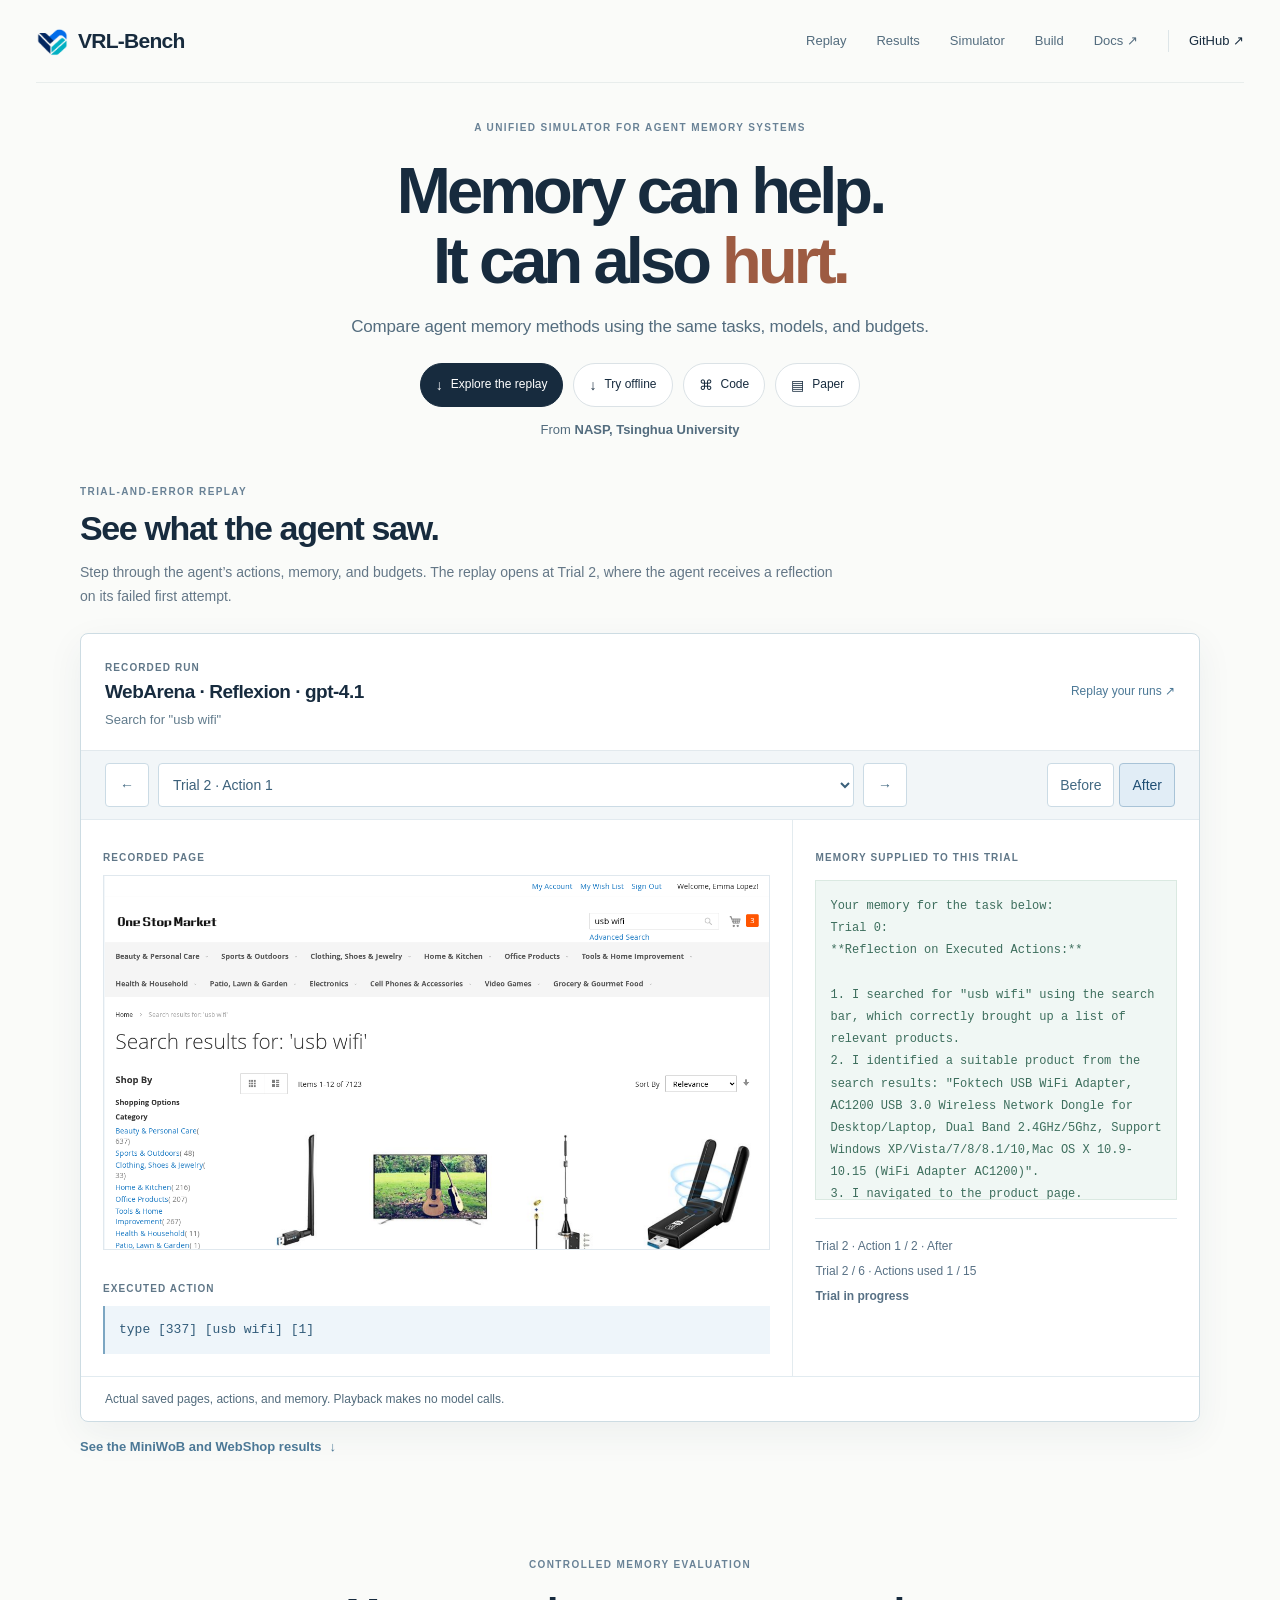
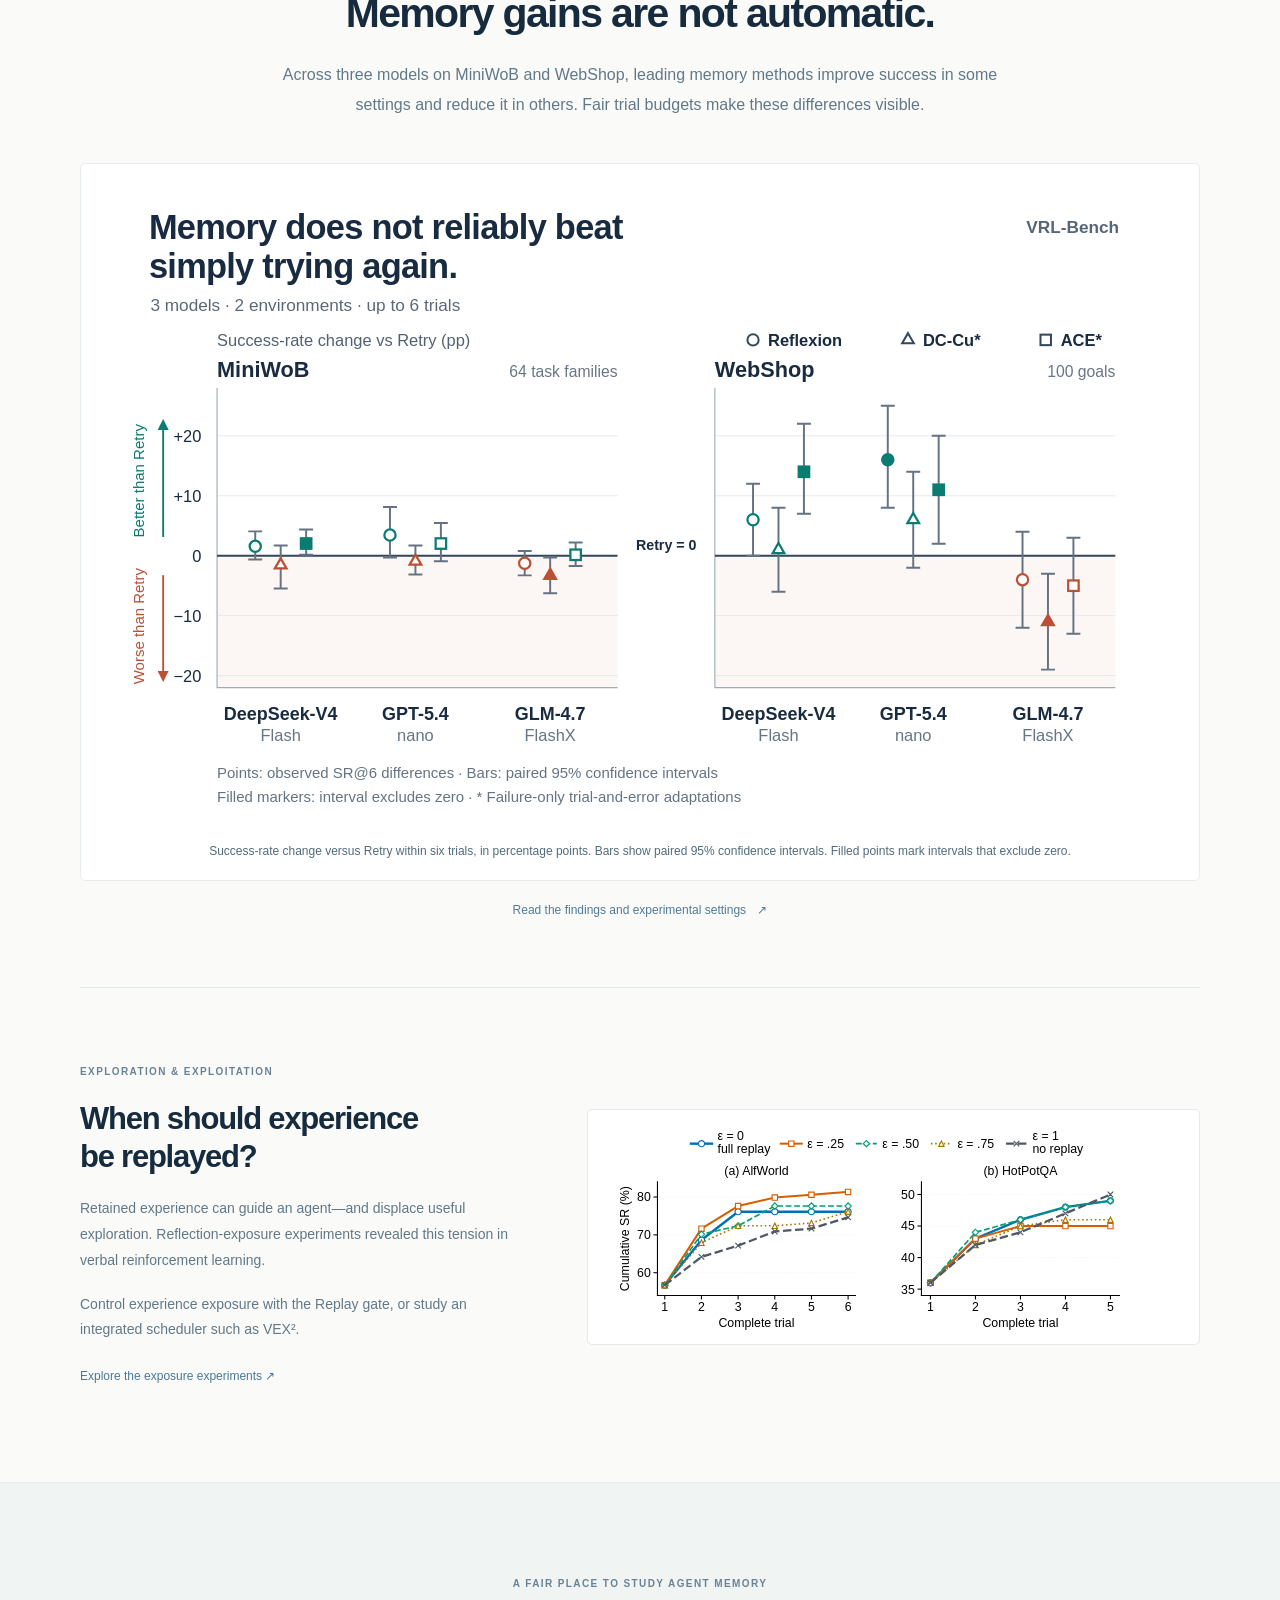
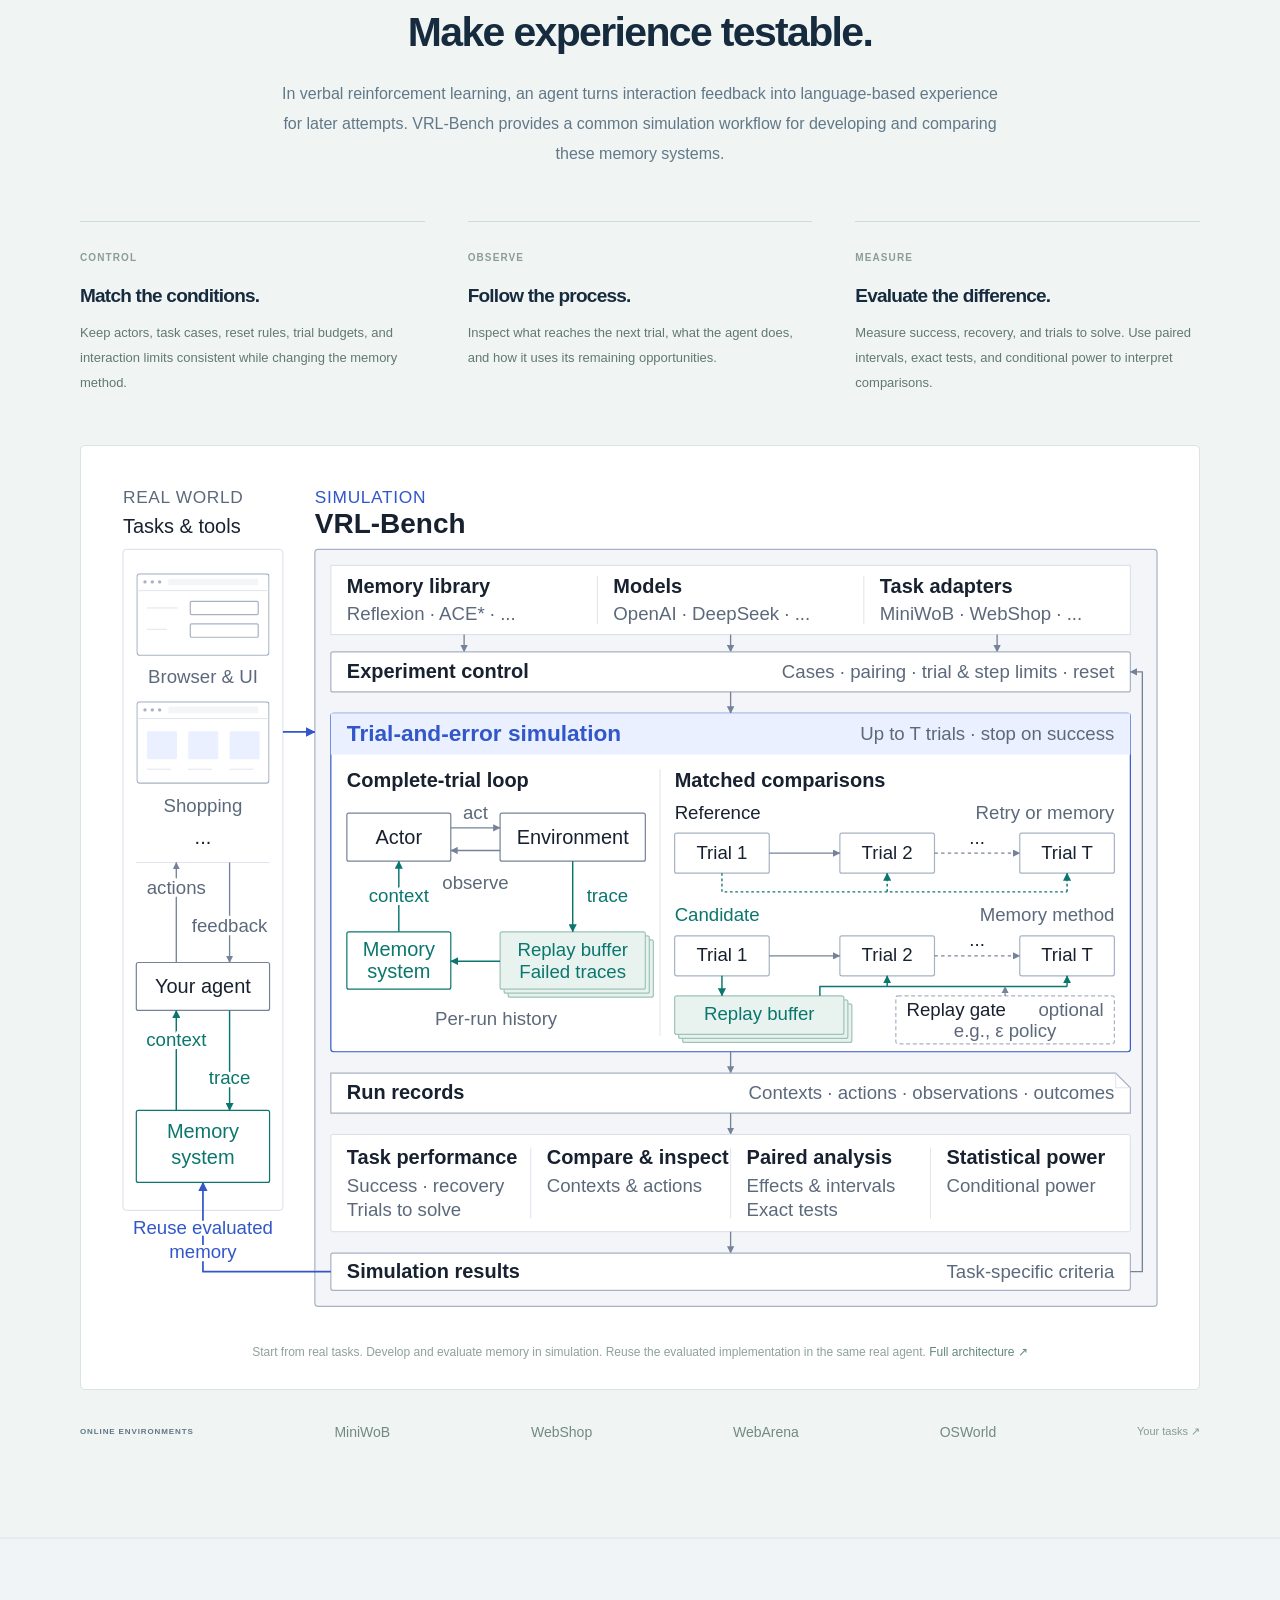
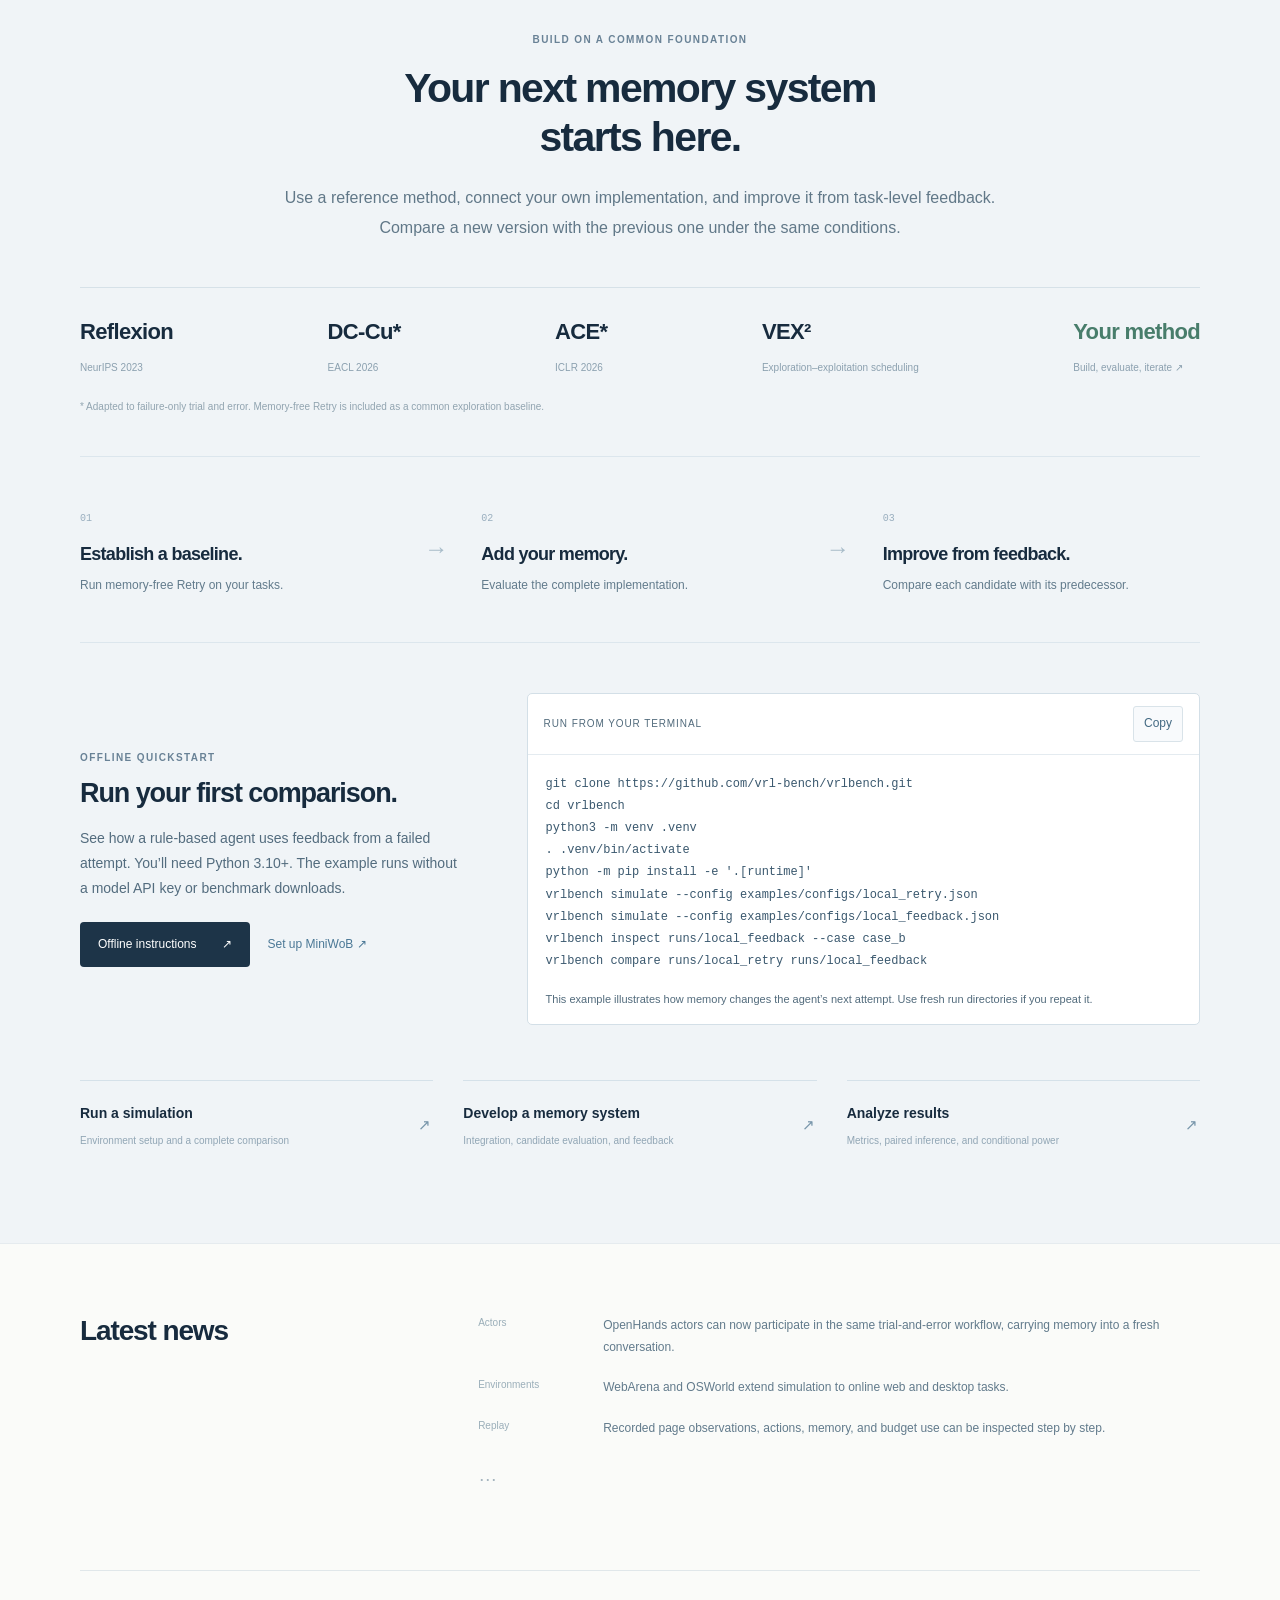
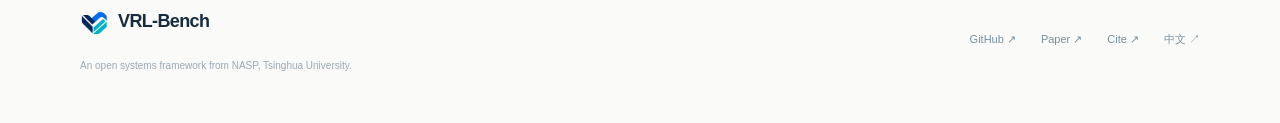
<file: website/index.html>
<!doctype html>
<html lang="en">
<head>
  <meta charset="utf-8">
  <meta name="viewport" content="width=device-width, initial-scale=1">
  <meta name="description" content="VRL-Bench is a unified simulator for fair comparison of agent memory systems. Follow real trial-and-error comparisons, study experience exposure, and develop your own memory implementation.">
  <meta name="theme-color" content="#fafbf9">
  <title>VRL-Bench — A Unified Simulator for Agent Memory Systems</title>
  <link rel="icon" href="assets/mark.png">
  <link rel="stylesheet" href="styles.css">
  <script src="analytics.js" defer></script>
  <script src="assets/replay-data.js" defer></script>
  <script src="app.js" defer></script>
  <script src="recorded-viewer.js" defer></script>
</head>
<body>
  <a class="skip-link" href="#main">Skip to content</a>
  <header class="site-header">
    <a class="brand" href="#" aria-label="VRL-Bench home"><img src="assets/mark.png" width="32" height="32" alt=""><span>VRL-Bench</span></a>
    <nav aria-label="Main navigation">
      <a href="#inspect">Replay</a>
      <a class="nav-results" href="#findings">Results</a>
      <a class="nav-simulator" href="#simulator">Simulator</a>
      <a href="#build">Build</a>
      <a href="https://github.com/vrl-bench/vrlbench/blob/main/docs/QUICKSTART.md">Docs ↗</a>
      <a class="nav-github" href="https://github.com/vrl-bench/vrlbench">GitHub ↗</a>
    </nav>
  </header>

  <main id="main">
    <section class="hero wrap">
      <p class="eyebrow">A UNIFIED SIMULATOR FOR AGENT MEMORY SYSTEMS</p>
      <h1>Memory can help.<br>It can also <span>hurt.</span></h1>
      <p class="hero-lead">Compare agent memory methods using the same tasks, models, and budgets.</p>
      <div class="resource-links">
        <div class="resource-group">
          <a class="resource-active" href="#inspect"><span aria-hidden="true">↓</span> Explore the replay</a>
          <a href="#get-started"><span aria-hidden="true">↓</span> Try offline</a>
        </div>
        <div class="resource-group">
          <a href="https://github.com/vrl-bench/vrlbench"><span aria-hidden="true">⌘</span> Code</a>
          <a href="https://arxiv.org/abs/2609.12404"><span aria-hidden="true">▤</span> Paper</a>
        </div>
      </div>
      <p class="hero-origin">From <strong>NASP, Tsinghua University</strong></p>
    </section>

    <section class="replay-section wrap" id="inspect" aria-labelledby="replay-heading">
      <span class="anchor-alias" id="comparison" aria-hidden="true"></span>
      <div class="replay-heading">
        <p class="eyebrow">TRIAL-AND-ERROR REPLAY</p>
        <h2 id="replay-heading">See what the agent saw.</h2>
        <p>Step through the agent’s actions, memory, and budgets. The replay opens at Trial 2, where the agent receives a reflection on its failed first attempt.</p>
      </div>
      <div class="recorded-replay" id="recorded-replay" aria-labelledby="run-title">
        <div class="run-header"><div><p class="small-label">RECORDED RUN</p><h3 id="run-title">WebArena · Reflexion · GPT-4.1</h3><p id="run-task"></p></div><a class="text-link" href="https://github.com/vrl-bench/vrlbench/blob/main/docs/QUICKSTART.md#inspect-and-compare">Replay your runs ↗</a></div>
        <div class="run-control">
          <div class="run-step-control">
            <button id="run-prev" aria-label="Previous recorded action">←</button>
            <label for="run-position" class="visually-hidden">Recorded position</label>
            <select id="run-position"></select>
            <button id="run-next" aria-label="Next recorded action">→</button>
          </div>
          <div class="phase-buttons" role="group" aria-label="Page snapshot timing">
            <button id="run-before" aria-pressed="false">Before</button>
            <button id="run-after" aria-pressed="true">After</button>
          </div>
        </div>
        <div class="run-workspace"><div class="run-page"><span class="small-label">RECORDED PAGE</span><img id="run-image" alt="Native page snapshot at the selected replay position"><span class="small-label">EXECUTED ACTION</span><code id="run-action"></code></div><aside><span class="small-label">MEMORY SUPPLIED TO THIS TRIAL</span><pre id="run-memory"></pre><div class="run-state"><p id="run-progress"></p><p id="run-budget"></p><p id="run-outcome" aria-live="polite"></p></div></aside></div>
        <p class="run-note">Actual saved pages, actions, and memory. Playback makes no model calls.</p>
      </div>
      <a class="replay-results text-link" href="#findings">See the MiniWoB and WebShop results <span aria-hidden="true">↓</span></a>
    </section>

    <section class="section finding-section wrap" id="findings">
      <div class="section-title"><p class="eyebrow">CONTROLLED MEMORY EVALUATION</p><h2>Memory gains are not automatic.</h2><p>Across three models on MiniWoB and WebShop, leading memory methods improve success in some settings and reduce it in others. Fair trial budgets make these differences visible.</p></div>
      <figure class="effects-figure">
        <a class="effects-full" href="assets/memory-effects.svg" aria-label="Open the full-size comparison figure"><img src="assets/memory-effects.svg" alt="All eighteen success-rate changes versus memory-free Retry for Reflexion, DC-Cu* and ACE*, across three models on MiniWoB and WebShop. Positive and negative changes appear, with paired 95 percent confidence intervals." loading="lazy"></a>
        <div class="effects-stacked">
          <ul class="effects-legend" aria-label="Methods">
            <li><span aria-hidden="true">○</span> Reflexion</li>
            <li><span aria-hidden="true">△</span> DC-Cu*</li>
            <li><span aria-hidden="true">□</span> ACE*</li>
          </ul>
          <div class="effects-panel">
            <img class="effects-axis" src="assets/memory-effects.svg#panel-axis" alt="" width="54" height="523" loading="lazy">
            <img src="assets/memory-effects.svg#miniwob-panel" alt="MiniWoB. Nine success-rate changes versus Retry with paired 95 percent confidence intervals. Estimates cluster near zero across the three models." width="543" height="523" loading="lazy">
          </div>
          <div class="effects-panel">
            <img class="effects-axis" src="assets/memory-effects.svg#panel-axis" alt="" width="54" height="523" loading="lazy">
            <img src="assets/memory-effects.svg#webshop-panel" alt="WebShop. Nine success-rate changes versus Retry with paired 95 percent confidence intervals. Positive and negative effects appear across the three models." width="543" height="523" loading="lazy">
          </div>
        </div>
        <figcaption>Success-rate change versus Retry within six trials, in percentage points. Bars show paired 95% confidence intervals. Filled points mark intervals that exclude zero. <span class="effects-mobile-note">Above zero favors memory. An asterisk marks a failure-only adaptation. <a href="assets/memory-effects.svg">Open full-size comparison ↗</a></span></figcaption>
      </figure>
      <p class="research-link"><a href="https://github.com/vrl-bench/vrlbench/blob/main/docs/RESEARCH.md">Read the findings and experimental settings <span aria-hidden="true">↗</span></a></p>
      <div class="exposure-section"><div><p class="eyebrow">EXPLORATION & EXPLOITATION</p><h3>When should experience<br>be replayed?</h3><p>Retained experience can guide an agent—and displace useful exploration. Reflection-exposure experiments revealed this tension in verbal reinforcement learning.</p><p>Control experience exposure with the Replay gate, or study an integrated scheduler such as VEX².</p><a class="text-link" href="https://github.com/vrl-bench/vrlbench/blob/main/docs/RESEARCH.md#experience-exposure-creates-an-explorationexploitation-decision">Explore the exposure experiments ↗</a></div><a class="exposure-figure" href="assets/reflection-exposure.svg" aria-label="Open reflection exposure experiment figure"><img src="assets/reflection-exposure.svg" alt="Fixed reflection exposure experiments on AlfWorld and HotPotQA show that more replay does not always yield greater success." loading="lazy"></a></div>
    </section>

    <section class="simulator-section section" id="simulator"><div class="wrap">
      <div class="section-title"><p class="eyebrow">A FAIR PLACE TO STUDY AGENT MEMORY</p><h2>Make experience testable.</h2><p>In verbal reinforcement learning, an agent turns interaction feedback into language-based experience for later attempts. VRL-Bench provides a common simulation workflow for developing and comparing these memory systems.</p></div>
      <div class="principles"><article><span class="small-label">CONTROL</span><h3>Match the conditions.</h3><p>Keep actors, task cases, reset rules, trial budgets, and interaction limits consistent while changing the memory method.</p></article><article><span class="small-label">OBSERVE</span><h3>Follow the process.</h3><p>Inspect what reaches the next trial, what the agent does, and how it uses its remaining opportunities.</p></article><article><span class="small-label">MEASURE</span><h3>Evaluate the difference.</h3><p>Measure success, recovery, and trials to solve. Use paired intervals, exact tests, and conditional power to interpret comparisons.</p></article></div>
      <figure class="architecture"><img src="assets/simulator-overview.svg" alt="Real-world tasks and the same agent connect to a trial-and-error simulator with replaceable memory methods, models and environments, controlled replay exposure, and statistical analysis. The evaluated memory implementation returns to the original agent." loading="lazy"><figcaption>Start from real tasks. Develop and evaluate memory in simulation. Reuse the evaluated implementation in the same real agent. <a href="assets/simulator-overview.svg">Full architecture ↗</a></figcaption></figure>
      <div class="support-row"><span class="small-label">ONLINE ENVIRONMENTS</span><a href="https://github.com/vrl-bench/vrlbench/blob/main/docs/QUICKSTART.md#use-miniwob">MiniWoB</a><a href="https://github.com/vrl-bench/vrlbench/blob/main/docs/QUICKSTART.md#webshop-setup">WebShop</a><a href="https://github.com/vrl-bench/vrlbench/blob/main/docs/QUICKSTART.md#use-webarena">WebArena</a><a href="https://github.com/vrl-bench/vrlbench/blob/main/docs/QUICKSTART.md#use-osworld">OSWorld</a><a class="extend-link" href="https://github.com/vrl-bench/vrlbench/blob/main/docs/DEVELOPMENT.md#add-a-task-environment">Your tasks ↗</a></div>
    </div></section>

    <section class="section build-section" id="build"><div class="wrap">
      <div class="section-title"><p class="eyebrow">BUILD ON A COMMON FOUNDATION</p><h2>Your next memory system<br>starts here.</h2><p>Use a reference method, connect your own implementation, and improve it from task-level feedback. Compare a new version with the previous one under the same conditions.</p></div>
      <div class="method-library"><a href="https://github.com/vrl-bench/vrlbench/blob/main/docs/DEVELOPMENT.md#reference-implementations">Reflexion <small>NeurIPS 2023</small></a><a href="https://github.com/vrl-bench/vrlbench/blob/main/docs/DEVELOPMENT.md#reference-implementations">DC-Cu* <small>EACL 2026</small></a><a href="https://github.com/vrl-bench/vrlbench/blob/main/docs/DEVELOPMENT.md#reference-implementations">ACE* <small>ICLR 2026</small></a><a href="https://github.com/vrl-bench/vrlbench/blob/main/docs/DEVELOPMENT.md#reference-implementations">VEX² <small>Exploration–exploitation scheduling</small></a><a class="your-method" href="https://github.com/vrl-bench/vrlbench/blob/main/docs/DEVELOPMENT.md">Your method <small>Build, evaluate, iterate ↗</small></a></div>
      <p class="adaptation-note">* Adapted to failure-only trial and error. Memory-free Retry is included as a common exploration baseline.</p>
      <div class="build-flow"><div><span>01</span><h3>Establish a baseline.</h3><p>Run memory-free Retry on your tasks.</p></div><span class="flow-arrow" aria-hidden="true">→</span><div><span>02</span><h3>Add your memory.</h3><p>Evaluate the complete implementation.</p></div><span class="flow-arrow" aria-hidden="true">→</span><div><span>03</span><h3>Improve from feedback.</h3><p>Compare each candidate with its predecessor.</p></div></div>
      <div class="start-block" id="get-started">
        <div class="start-intro">
          <p class="eyebrow">OFFLINE QUICKSTART</p>
          <h3>Run your first comparison.</h3>
          <p class="start-copy">See how a rule-based agent uses feedback from a failed attempt. You’ll need Python 3.10+. The example runs without a model API key or benchmark downloads.</p>
          <div class="start-links">
            <a class="button dark-button" href="https://github.com/vrl-bench/vrlbench/blob/main/docs/QUICKSTART.md#local-interface-check">Offline instructions <span aria-hidden="true">↗</span></a>
            <a class="text-link" href="https://github.com/vrl-bench/vrlbench/blob/main/docs/QUICKSTART.md#use-miniwob">Set up MiniWoB ↗</a>
          </div>
        </div>
        <div class="command-block">
          <div class="command-header"><span>RUN FROM YOUR TERMINAL</span><button id="copy-command">Copy</button></div>
          <pre><code id="example-command">git clone https://github.com/vrl-bench/vrlbench.git
cd vrlbench
python3 -m venv .venv
. .venv/bin/activate
python -m pip install -e '.[runtime]'
vrlbench simulate --config examples/configs/local_retry.json
vrlbench simulate --config examples/configs/local_feedback.json
vrlbench inspect runs/local_feedback --case case_b
vrlbench compare runs/local_retry runs/local_feedback</code></pre>
          <p>This example illustrates how memory changes the agent’s next attempt. Use fresh run directories if you repeat it.</p>
        </div>
      </div>
      <div class="doc-links"><a href="https://github.com/vrl-bench/vrlbench/blob/main/docs/QUICKSTART.md"><span>Run a simulation</span><small>Environment setup and a complete comparison</small><b aria-hidden="true">↗</b></a><a href="https://github.com/vrl-bench/vrlbench/blob/main/docs/DEVELOPMENT.md"><span>Develop a memory system</span><small>Integration, candidate evaluation, and feedback</small><b aria-hidden="true">↗</b></a><a href="https://github.com/vrl-bench/vrlbench/blob/main/docs/STATISTICS.md"><span>Analyze results</span><small>Metrics, paired inference, and conditional power</small><b aria-hidden="true">↗</b></a></div>
    </div></section>

    <section class="news-section wrap"><h2>Latest news</h2><ul><li><span>Actors</span><a href="https://github.com/vrl-bench/vrlbench/blob/main/docs/SIMULATION.md#openhands-actor">OpenHands actors can now participate in the same trial-and-error workflow, carrying memory into a fresh conversation.</a></li><li><span>Environments</span><a href="https://github.com/vrl-bench/vrlbench/blob/main/docs/QUICKSTART.md">WebArena and OSWorld extend simulation to online web and desktop tasks.</a></li><li><span>Replay</span><a href="#inspect">Recorded page observations, actions, memory, and budget use can be inspected step by step.</a></li><li class="news-more" aria-label="Earlier updates">…</li></ul></section>
  </main>

  <footer class="wrap"><div><a class="brand" href="#"><img src="assets/mark.png" width="29" height="29" alt=""><span>VRL-Bench</span></a><p>An open systems framework from NASP, Tsinghua University.</p></div><div class="footer-links"><a href="https://github.com/vrl-bench/vrlbench">GitHub ↗</a><a href="https://arxiv.org/abs/2609.12404">Paper ↗</a><a href="https://github.com/vrl-bench/vrlbench/blob/main/CITATION.bib">Cite ↗</a><a href="https://github.com/vrl-bench/vrlbench/blob/main/README.zh-CN.md">中文 ↗</a></div></footer>

</body>
</html>
</file>
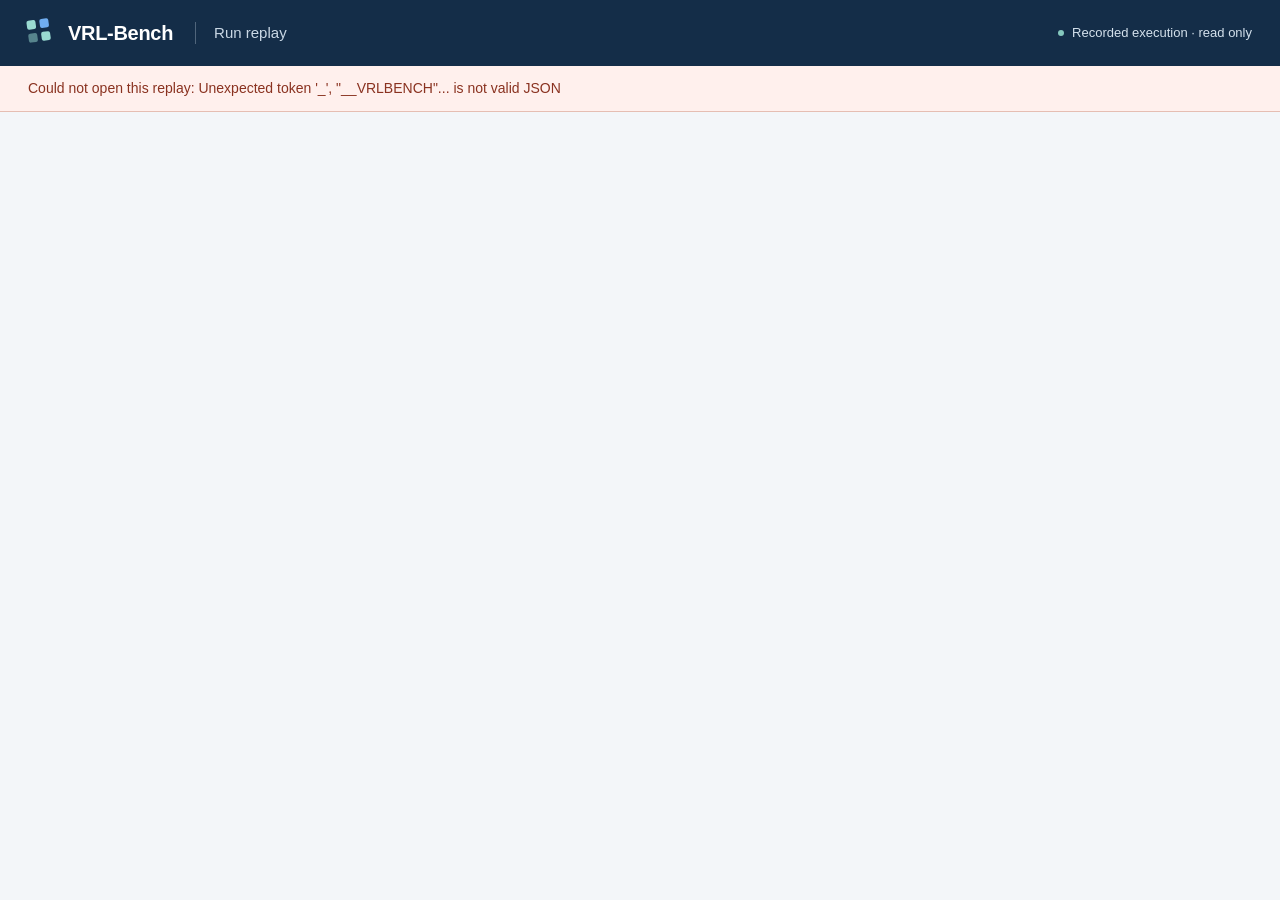
<file: src/vrlbench/_replay.html>
<!doctype html>
<html lang="en">
<head>
<meta charset="utf-8">
<meta name="viewport" content="width=device-width, initial-scale=1">
<meta name="color-scheme" content="light">
<title>VRL-Bench · Run replay</title>
<style>
:root{--ink:#142d48;--muted:#566a7d;--line:#dce4eb;--bg:#f3f6f9;--blue:#1c65b5;--blue-wash:#edf4fc;--teal:#087f80;--teal-wash:#eaf6f4;--warning:#975016;--white:#fff;--mono:ui-monospace,SFMono-Regular,Consolas,"Liberation Mono",monospace;--sans:Inter,-apple-system,BlinkMacSystemFont,"Segoe UI",sans-serif}
*{box-sizing:border-box}body{margin:0;background:var(--bg);color:var(--ink);font:16px/1.5 var(--sans)}button,select,input{font:inherit}button,select{min-height:40px}button{cursor:pointer}button:disabled{cursor:default;opacity:.42}button:focus-visible,select:focus-visible,input:focus-visible,summary:focus-visible{outline:3px solid #63b3ed;outline-offset:3px}button{border:1px solid var(--line);background:white;color:var(--ink);border-radius:6px;padding:8px 13px}button:hover:not(:disabled){border-color:#9bafc1;background:#f5f8fb}.primary{background:var(--blue);border-color:var(--blue);color:white}.primary:hover:not(:disabled){background:#155594;border-color:#155594}.quiet{background:transparent;border-color:transparent}select{border:1px solid var(--line);border-radius:6px;color:var(--ink);background:white;padding:7px 32px 7px 10px;max-width:100%}.app-header{height:66px;display:flex;align-items:center;justify-content:space-between;padding:0 28px;background:var(--ink);color:white}.brand{display:flex;align-items:center;gap:12px;font-size:20px;font-weight:650;letter-spacing:-.3px}.brand-mark{width:28px;height:28px;display:grid;grid-template-columns:repeat(2,9px);grid-template-rows:repeat(2,9px);gap:4px;transform:rotate(-8deg)}.brand-mark i{background:#9adbd2;border-radius:2px}.brand-mark i:nth-child(2){background:#70adf0}.brand-mark i:nth-child(3){opacity:.5}.header-title{font-size:15px;color:#cad8e5;font-weight:400;letter-spacing:0;margin-left:10px;padding-left:18px;border-left:1px solid #50657b}.read-only{display:flex;align-items:center;gap:8px;color:#d4e1ec;font-size:13px}.read-only:before{content:"";height:6px;width:6px;border-radius:50%;background:#85c8be}.toolbar{display:grid;grid-template-columns:minmax(185px,260px) minmax(250px,1fr) auto;gap:22px;padding:18px 28px;background:white;border-bottom:1px solid var(--line)}.field{display:flex;flex-direction:column;gap:5px;min-width:0}.field label,.eyebrow{font-size:11px;font-weight:700;letter-spacing:1.1px;text-transform:uppercase;color:var(--muted)}.run-meta{display:flex;gap:12px;align-items:center;justify-content:flex-end;flex-wrap:wrap;font-size:13px;color:var(--muted)}.method-tag{font-size:14px;font-weight:650;color:var(--teal);padding:5px 10px;background:var(--teal-wash);border:1px solid #c8e4de;border-radius:5px}.workspace{display:grid;grid-template-columns:220px minmax(380px,1fr) 340px;max-width:1800px;margin:0 auto;min-height:calc(100vh - 160px)}.timeline{border-right:1px solid var(--line);background:#f8fafc;padding:22px 14px}.timeline-title{padding:0 10px 14px;display:flex;justify-content:space-between;align-items:center;font-size:13px;font-weight:650}.subtle{color:var(--muted);font-size:13px}.trial-block{margin:0 0 14px}.trial-heading{width:100%;display:flex;justify-content:space-between;align-items:center;border:0;background:transparent;padding:8px 10px;border-radius:5px;text-align:left;font-size:14px;font-weight:650}.trial-heading.active-trial{background:#e8eff6}.step-list{padding:6px 0 3px 13px;margin-left:12px;border-left:1px solid #cfdbe6}.step-item{display:flex;width:100%;gap:9px;align-items:baseline;text-align:left;min-height:38px;border:1px solid transparent;background:transparent;padding:7px 8px;font-size:12px;border-radius:5px}.step-item .number{color:#6b7e8d;min-width:16px;font-size:11px;font-variant-numeric:tabular-nums}.step-item .step-label{font:12px/1.4 var(--mono);white-space:nowrap;overflow:hidden;text-overflow:ellipsis;display:block}.step-item.active{color:#145ca4;background:#e8f1fc;border-color:#b6d1ef}.step-item.active .number{color:#145ca4}.main{padding:25px 28px 100px;min-width:0}.task-heading{display:flex;gap:15px;align-items:flex-start;justify-content:space-between;margin-bottom:22px}.task-heading h1{margin:5px 0 0;font-size:20px;font-weight:650;line-height:1.4;letter-spacing:-.3px}.position-label{white-space:nowrap;font-size:13px;color:var(--muted);padding-top:4px;font-variant-numeric:tabular-nums}.stage{background:white;border:1px solid #cfdae4;border-radius:8px;overflow:hidden}.stage-head{padding:12px 16px;border-bottom:1px solid var(--line);display:flex;align-items:center;justify-content:space-between;gap:12px}.stage-title{font-size:14px;font-weight:650}.mode-label{display:inline-flex;align-items:center;font-size:12px;color:var(--muted);gap:6px}.mode-label:before{content:"";height:6px;width:6px;border-radius:50%;background:#9caebe}.phase-toggle{display:flex;background:#f0f4f8;border-radius:5px;padding:3px;gap:2px}.phase-toggle button{border:none;background:transparent;font-size:12px;padding:4px 11px;min-height:30px}.phase-toggle button[aria-pressed="true"]{background:white;box-shadow:0 1px 3px #142d481a;color:#155ea8}.observation{min-height:350px;max-height:620px;overflow:auto;background:white}.observation pre{margin:0;padding:23px 25px;white-space:pre-wrap;overflow-wrap:anywhere;font:14px/1.75 var(--mono);color:#253f55}.observation img{display:block;width:100%;height:auto;object-fit:contain;background:#e9eff4}.observation iframe{display:block;width:100%;height:540px;border:0;background:white}.capture-note{padding:9px 16px;border-top:1px solid #e5ecf1;font-size:12px;color:#63778a;background:#fbfcfd}.action-section{margin-top:22px}.action-heading{display:flex;align-items:center;justify-content:space-between;margin-bottom:7px}.action-heading h2,.feedback-heading{margin:0;font-size:13px;font-weight:650}.action-code{padding:12px 15px;background:#eaf1f8;border-left:3px solid var(--blue);border-radius:0 5px 5px 0;font:14px/1.55 var(--mono);white-space:pre-wrap;overflow-wrap:anywhere;color:#153e66}.feedback-section{margin-top:17px}.feedback-heading{display:flex;align-items:center;gap:7px}.feedback-dot{width:6px;height:6px;background:var(--teal);border-radius:50%}.feedback-text{margin:8px 0 0;color:#425b70;font-size:14px;white-space:pre-wrap;overflow-wrap:anywhere;max-height:200px;overflow:auto}.controls{display:flex;gap:9px;align-items:center;margin-top:25px;padding-top:18px;border-top:1px solid var(--line);flex-wrap:wrap}.controls button{font-size:13px}.controls .spacer{flex:1}.controls select{font-size:12px;min-height:36px;padding-top:5px;padding-bottom:5px}.slider-row{display:flex;align-items:center;gap:13px;margin-top:15px;color:var(--muted);font-size:12px;font-variant-numeric:tabular-nums}.slider-row input{width:100%;accent-color:var(--blue);height:22px}.shortcut{font-size:12px;color:#718596}.right-panel{border-left:1px solid var(--line);background:#fff;min-width:0}.panel-section{padding:23px 22px;border-bottom:1px solid var(--line)}.section-heading{display:flex;gap:10px;align-items:center;justify-content:space-between;margin-bottom:9px}.section-heading h2{margin:0;font-size:15px;font-weight:650}.section-number{font-size:11px;letter-spacing:.6px;color:#7a8d9d;font-weight:600}.section-description{font-size:12px;color:var(--muted);margin:0 0 16px;line-height:1.6}.memory-status{display:flex;align-items:center;gap:7px;font-size:12px;color:var(--teal);margin:10px 0 12px}.memory-status:before{content:"";width:5px;height:5px;border-radius:50%;background:currentColor}.memory-block{margin-top:11px}.memory-label{font-size:11px;color:#607589;letter-spacing:.6px;text-transform:uppercase;font-weight:650;margin-bottom:6px}.memory-text{margin:0;padding:12px;border:1px solid #d6e7e3;border-radius:5px;background:#f1f9f7;font-size:13px;line-height:1.65;white-space:pre-wrap;overflow-wrap:anywhere;max-height:320px;overflow:auto}.memory-empty{font-size:13px;color:var(--muted);padding:11px 0 3px}.not-recorded{font-size:12px;color:#748696;font-style:normal}.details{border-top:1px solid #e3eaf0;margin-top:15px;padding-top:11px}.details summary{font-size:12px;font-weight:600;color:#4b6378;cursor:pointer;min-height:28px;display:list-item}.details pre{font:11px/1.6 var(--mono);background:#f6f8fa;border-radius:4px;padding:10px;white-space:pre-wrap;overflow-wrap:anywhere;max-height:260px;overflow:auto;margin:7px 0}.state-list{margin:12px 0 0}.state-row{display:flex;gap:12px;justify-content:space-between;align-items:baseline;padding:7px 0;border-bottom:1px solid #eef2f5;font-size:12px}.state-row:last-child{border-bottom:0}.state-row dt{color:var(--muted)}.state-row dd{margin:0;text-align:right;font-weight:550;max-width:64%;overflow-wrap:anywhere}.flow{display:flex;align-items:center;margin:17px 0 15px;gap:0}.flow span{font-size:10px;text-align:center;flex:1;color:#8092a2;position:relative;padding-top:15px}.flow span:before{content:"";width:6px;height:6px;border-radius:50%;background:#cfd9e2;position:absolute;left:calc(50% - 3px);top:0;z-index:1}.flow span:not(:last-child):after{content:"";position:absolute;top:2px;height:1px;background:#d8e1e9;left:50%;right:-50%}.flow span.current{color:var(--blue);font-weight:650}.flow span.current:before{background:var(--blue);box-shadow:0 0 0 3px #e4effc}.outcome{margin-top:13px;padding:10px 12px;border:1px solid #b9dcd4;border-radius:5px;font-size:13px;color:#176553;background:#edf8f4}.outcome.fail{background:#fbf3ed;color:#88481c;border-color:#ebd0bb}.outcome.unknown{color:#566a7d;background:#f6f8fa;border-color:#dce4eb}.outcome strong{display:block;font-weight:650}.outcome small{font-size:11px;line-height:1.6;display:block;margin-top:3px}.empty-view{padding:50px 24px;max-width:750px;margin:50px auto;background:white;border:1px solid var(--line);border-radius:8px}.empty-view h1{font-size:22px;margin:0 0 10px}.empty-view p{color:var(--muted);margin:0}.empty-view code{font-family:var(--mono);font-size:13px}.hidden,[hidden]{display:none!important}.footer-note{margin-top:22px;font-size:12px;color:#718596;line-height:1.65}.error-banner{background:#fff0ed;border-bottom:1px solid #e5beb3;color:#8a3220;padding:12px 28px;font-size:14px}.mobile-nav{display:none}
@media(min-width:1600px){.workspace{grid-template-columns:240px minmax(500px,1fr) 380px}.main{padding-left:38px;padding-right:38px}.observation{min-height:420px;max-height:680px}.observation pre{font-size:15px}.memory-text{font-size:14px}}
@media(max-width:1120px){.workspace{grid-template-columns:180px minmax(330px,1fr) 285px}.main{padding:22px 18px 70px}.panel-section{padding:20px 16px}.toolbar{grid-template-columns:190px 1fr;gap:12px 20px}.run-meta{grid-column:1/-1;justify-content:flex-start;margin-top:-2px}.task-heading{display:block}.position-label{margin-top:8px}.observation{min-height:320px}.memory-text{font-size:12px}}
@media(max-width:850px){.workspace{grid-template-columns:150px minmax(0,1fr)}.right-panel{grid-column:2;border-left:0;border-top:1px solid var(--line);display:grid;grid-template-columns:1fr 1fr}.panel-section{border-right:1px solid var(--line)}.main{padding-bottom:25px}.timeline{grid-row:1/3}.header-title{display:none}.app-header{padding:0 18px}.toolbar{padding:15px 18px}.observation{max-height:560px}.task-heading h1{font-size:19px}}
@media(max-width:600px){body{font-size:15px}.app-header{height:58px}.read-only{font-size:11px}.brand{font-size:18px}.brand-mark{transform:none}.toolbar{grid-template-columns:1fr;gap:12px}.run-meta{grid-column:auto}.workspace{display:block}.timeline{padding:12px 14px;border-right:0;border-bottom:1px solid var(--line);max-height:190px;overflow:auto}.timeline-title{padding-bottom:5px}.trial-block{margin-bottom:6px}.step-list{display:flex;gap:4px;overflow-x:auto;margin:2px 0;padding:3px 0;border:0}.trial-heading{padding:4px 8px;min-height:32px}.step-item{width:auto;max-width:180px;flex-shrink:0;min-height:34px}.step-item .step-label{max-width:120px}.main{padding:20px 14px}.right-panel{display:block}.panel-section{border-right:0;padding:20px}.stage-head{flex-wrap:wrap;padding:10px 12px}.stage-title{font-size:13px}.observation pre{padding:17px;font-size:12px;line-height:1.7}.observation{min-height:260px}.phase-toggle button{font-size:11px;padding:4px 9px}.task-heading h1{font-size:18px}.controls{gap:6px}.controls button{padding:8px 10px}.controls .spacer{display:none}.shortcut{display:none}.memory-text{font-size:13px}}
@media(prefers-reduced-motion:reduce){*{scroll-behavior:auto!important}}
.recorded-text-links{display:block;white-space:normal;color:var(--muted)}.recorded-text-links a{display:inline-block;color:var(--blue);margin-right:16px;padding:3px 0}.recorded-text-links a:focus-visible{outline:3px solid #63b3ed;outline-offset:3px}
</style>
</head>
<body>
<header class="app-header">
  <div class="brand"><span class="brand-mark" aria-hidden="true"><i></i><i></i><i></i><i></i></span>VRL-Bench<span class="header-title">Run replay</span></div>
  <span class="read-only">Recorded execution · read only</span>
</header>
<div id="error" class="error-banner" role="alert" hidden></div>
<div id="app" hidden>
  <section class="toolbar" aria-label="Run and task selection">
    <div class="field"><label for="run-select">Run</label><select id="run-select"></select></div>
    <div class="field"><label for="case-select">Task case</label><select id="case-select"></select></div>
    <div class="run-meta"><span id="method-tag" class="method-tag"></span><span id="model-label"></span><span id="run-status"></span></div>
  </section>
  <div class="workspace">
    <nav class="timeline" aria-label="Trials and actions"><div class="timeline-title"><span>Trials & actions</span><span id="trial-count" class="subtle"></span></div><div id="timeline"></div></nav>
    <main class="main">
      <div class="task-heading"><div><div class="eyebrow">Recorded task</div><h1 id="task-title"></h1></div><div class="position-label" id="position-label" aria-live="polite"></div></div>
      <section class="stage" aria-label="Environment observation">
        <div class="stage-head"><div><span class="stage-title">Environment</span> <span id="observation-mode" class="mode-label"></span></div><div class="phase-toggle" role="group" aria-label="Observation position"><button id="before" type="button" aria-pressed="true">Before action</button><button id="after" type="button" aria-pressed="false">After action</button></div></div>
        <div class="observation" id="observation"></div>
        <div class="capture-note" id="capture-note"></div>
      </section>
      <section class="action-section" aria-labelledby="action-heading"><div class="action-heading"><h2 id="action-heading">Selected action</h2><span id="step-kind" class="subtle"></span></div><div id="action-code" class="action-code"></div></section>
      <section class="feedback-section" aria-labelledby="feedback-heading"><h2 class="feedback-heading" id="feedback-heading"><span class="feedback-dot" aria-hidden="true"></span>Environment feedback</h2><p id="feedback-text" class="feedback-text"></p></section>
      <details class="details"><summary>Raw actor record</summary><p class="section-description">The full saved trial transcript, not limited to the selected action.</p><pre id="raw-actor-record"></pre></details>
      <section aria-label="Replay controls"><div class="controls"><button id="previous" type="button" aria-label="Previous replay position">← Previous</button><button id="play" class="primary" type="button">Play</button><button id="next" type="button" aria-label="Next replay position">Next →</button><span class="spacer"></span><label class="subtle" for="speed">Speed</label><select id="speed"><option value="1600">1×</option><option value="800">2×</option><option value="3200">0.5×</option></select></div><div class="slider-row"><span id="progress-label">0 / 0</span><input id="progress" type="range" min="0" max="0" value="0" aria-label="Replay position"><span class="shortcut">← → to step · Space to play</span></div></section>
      <div class="footer-note" id="frame-note">Replay reads saved observations and actions. It does not run the agent again.</div>
    </main>
    <aside class="right-panel" aria-label="Memory and evaluation state">
      <section class="panel-section" aria-labelledby="memory-heading"><div class="section-heading"><h2 id="memory-heading">Agent memory</h2><span class="section-number">AT THIS ACTION</span></div><p class="section-description">The recorded cross-trial context supplied to the actor for this trial.</p><div id="memory-status" class="memory-status"></div><div id="memory-content"></div><details class="details" id="memory-state-details"><summary id="memory-state-caption">Memory system state</summary><p class="section-description" id="memory-state-description">Recorded state before this trial.</p><pre id="memory-state-pre"></pre><div id="memory-state-after-wrap" hidden><div class="memory-label">After trial</div><pre id="memory-state-after"></pre></div></details></section>
      <section class="panel-section" aria-labelledby="evaluation-heading"><div class="section-heading"><h2 id="evaluation-heading">Evaluation</h2><span class="section-number">REPLAY POSITION</span></div><div class="flow" aria-label="Evaluation phase"><span id="phase-observe">Observe</span><span id="phase-act">Act</span><span id="phase-feedback">Feedback</span><span id="phase-end">Trial end</span></div><dl class="state-list" id="evaluation-state"></dl><div id="outcome" class="outcome" hidden></div><details class="details"><summary>Recorded trial metadata</summary><pre id="metadata"></pre></details></section>
    </aside>
  </div>
</div>
<section id="empty" class="empty-view" hidden><h1>No recorded actions to replay</h1><p id="empty-description">This run contains no saved action–observation transitions.</p></section>
<script type="application/json" id="replay-data">__VRLBENCH_REPLAY_DATA__</script>
<script>
"use strict";
(function(){
  const $ = id => document.getElementById(id);
  const state = {run:0,case:0,trial:0,step:0,after:false,playing:false,timer:null};
  let data;
  const isKnown = value => value !== null && value !== undefined;
  const text = value => typeof value === "string" ? value : JSON.stringify(value,null,2);
  const recorded = value => isKnown(value) ? (value === "" ? "Empty (recorded)" : text(value)) : "Not recorded";
  const short = (value,length=53) => {const s=String(value || "").replace(/\s+/g," ");return s.length>length?s.slice(0,length-1)+"…":s;};
  const node = (tag,cls,content) => {const el=document.createElement(tag);if(cls)el.className=cls;if(content!==undefined)el.textContent=content;return el;};
  function validatedTextAsset(value){
    if(!value||typeof value!=='object'||Array.isArray(value)||Object.keys(value).length!==1||typeof value.text_ref!=='string'||!/^[a-f0-9]{64}$/.test(value.text_ref))return null;
    const ref=value.text_ref,table=data.external_texts;
    if(!table||typeof table!=='object'||Array.isArray(table)||!Object.prototype.hasOwnProperty.call(table,ref))return null;
    const asset=table[ref];
    if(!asset||typeof asset!=='object'||asset.sha256!==ref||!Number.isSafeInteger(asset.bytes)||asset.bytes<0||!['text','json'].includes(asset.format)||typeof asset.url!=='string')return null;
    const match=/^((?:[A-Za-z0-9_.~-]|%[0-9A-F]{2})+\.assets)\/([a-f0-9]{64})\.(txt|json)$/.exec(asset.url);
    if(!match||match[0]!==asset.url||match[2]!==ref||match[3]!== (asset.format==='text'?'txt':'json'))return null;
    try{if(/[\/\\\u0000-\u001f\u007f]/.test(decodeURIComponent(match[1])))return null;}catch{return null;}
    return asset;
  }
  function renderRecorded(container,value,label){
    container.replaceChildren();const asset=validatedTextAsset(value);
    if(!asset){container.textContent=recorded(value);return container;}
    const size=asset.bytes>=1048576?(asset.bytes/1048576).toFixed(1)+' MiB':asset.bytes>=1024?(asset.bytes/1024).toFixed(1)+' KiB':asset.bytes+' bytes';
    const format=asset.format==='text'?'TXT':'JSON',wrap=node('span','recorded-text-links');
    wrap.appendChild(node('span','','Full recorded text saved separately · '+size+' · '+format+'.'));
    wrap.appendChild(node('br'));
    const open=node('a','','Open full recorded text');open.href=asset.url;open.target='_blank';open.rel='noopener noreferrer';open.title='View '+label+' in a new tab';open.setAttribute('aria-label','Open full recorded text for '+label+' ('+format+', '+size+'; opens in a new tab)');
    const download=node('a','','Download');download.href=asset.url;download.download=value.text_ref+(asset.format==='text'?'.txt':'.json');download.title='Download '+label;download.setAttribute('aria-label','Download full recorded text for '+label+' ('+format+', '+size+')');
    wrap.append(open,download);container.appendChild(wrap);return container;
  }
  const currentRun = () => data.runs[state.run];
  const currentCase = () => currentRun().cases[state.case];
  const currentTrial = () => currentCase().trials[state.trial];
  const currentFrame = () => currentTrial().frames[state.step];
  const isRejected = frame => frame.kind==='invalid_action';
  const isPending = frame => frame.kind==='pending_action';
  const partialInterrupted = (run,trial) => trial.status==='interrupted'||['failed','timeout','timed_out','cancelled'].includes(run.status);
  const frameLabel = frame => isRejected(frame)?'Rejected actor response':frame.action;
  const usesAttemptBudget = trial => (trial.metadata||{}).budget_unit==='environment_action_or_invalid_response';
  function stop(){state.playing=false;if(state.timer!==null)clearTimeout(state.timer);state.timer=null;$('play').textContent="Play";}
  function positions(){const out=[];currentCase().trials.forEach((trial,ti)=>trial.frames.forEach((frame,si)=>{out.push({trial:ti,step:si,after:false});if(!isPending(frame))out.push({trial:ti,step:si,after:true});}));return out;}
  function positionIndex(all){return all.findIndex(p=>p.trial===state.trial&&p.step===state.step&&p.after===state.after);}
  function selectPosition(index){const all=positions();if(!all.length)return false;index=Math.max(0,Math.min(all.length-1,index));Object.assign(state,all[index]);render();return true;}
  function advance(offset){const all=positions();return selectPosition(positionIndex(all)+offset);}
  function firstAvailableTrial(){return currentCase().trials.findIndex(t=>t.frames.length);}
  function option(value,label){const el=node('option','',label);el.value=String(value);return el;}
  function fillRuns(){const el=$('run-select');el.replaceChildren();data.runs.forEach((run,i)=>el.appendChild(option(i,run.label || run.method || 'Run '+(i+1))));el.value=String(state.run);}
  function fillCases(){const el=$('case-select');el.replaceChildren();currentRun().cases.forEach((item,i)=>el.appendChild(option(i,item.case_id+(item.task?' · '+short(item.task,70):''))));el.value=String(state.case);}
  function renderTimeline(){
    const container=$('timeline');container.replaceChildren();const task=currentCase();
    $('trial-count').textContent=task.trials.length+' recorded';
    task.trials.forEach((trial,ti)=>{
      const section=node('div','trial-block');
      const rejected=trial.frames.filter(isRejected).length;const native=trial.frames.filter(frame=>!isRejected(frame)&&!isPending(frame)).length;const pending=trial.frames.filter(isPending).length;
      const heading=node('button','trial-heading'+(ti===state.trial?' active-trial':''));heading.type='button';heading.append(node('span','', 'Trial '+trial.trial_number+(trial.incomplete?' · incomplete':'')),node('span','subtle',native+' action'+(native===1?'':'s')+(rejected?' · '+rejected+' rejected':'')+(pending?' · '+pending+' unconfirmed':'')));
      heading.addEventListener('click',()=>{stop();state.trial=ti;state.step=0;state.after=false;render();});
      section.appendChild(heading);
      const list=node('div','step-list');
      trial.frames.forEach((frame,si)=>{
        const label=frameLabel(frame);const button=node('button','step-item'+(ti===state.trial&&si===state.step?' active':''));button.type='button';button.title=label;button.setAttribute('aria-label','Trial '+trial.trial_number+', event '+(si+1)+': '+label);if(ti===state.trial&&si===state.step)button.setAttribute('aria-current','step');button.append(node('span','number',String(si+1).padStart(2,'0')),node('span','step-label',label));
        button.addEventListener('click',()=>{stop();state.trial=ti;state.step=si;state.after=false;render();});list.appendChild(button);
      });
      if(!trial.frames.length)list.appendChild(node('p','subtle','No recorded actions'));
      section.appendChild(list);container.appendChild(section);
    });
  }
  function renderObservation(frame){
    const container=$('observation');container.replaceChildren();
    const prefix=state.after?'after':'before';const observation=frame[prefix+'_observation'];const image=frame[prefix+'_image'];const html=frame[prefix+'_html'];
    const observationLabel=frame.observation_only?'initial environment observation':'environment observation '+prefix+' action';
    const assetMatch=typeof image==='string'?/^((?:[A-Za-z0-9_.~-]|%[0-9A-F]{2})+\.assets)\/[a-f0-9]{64}\.(png|jpg)$/.exec(image):null;
    let recordedAsset=false;
    if(assetMatch){try{recordedAsset=!/[\/\\]/.test(decodeURIComponent(assetMatch[1]));}catch{}}
    if(typeof image==='string'&&(/^data:image\/(png|jpeg|webp);base64,[A-Za-z0-9+/=\s]+$/.test(image)||recordedAsset)){
      const img=document.createElement('img');img.src=image;img.alt=frame.observation_only?'Recorded initial environment screenshot':isRejected(frame)?'Unchanged recorded environment screenshot at rejected actor response':'Recorded environment screenshot '+(state.after?'after':'before')+' action '+(frame.step_index+1);container.appendChild(img);$('observation-mode').textContent='Recorded screenshot';$('capture-note').textContent='Saved environment image at this replay position.';
      if(isKnown(observation)){const details=node('details','details');details.style.margin='0';details.style.padding='10px 16px';const summary=node('summary','','Recorded observation text');details.append(summary,renderRecorded(node('pre'),observation,observationLabel));container.appendChild(details);}
    }else if(typeof html==='string'&&html){
      const iframe=document.createElement('iframe');iframe.setAttribute('sandbox','');iframe.setAttribute('referrerpolicy','no-referrer');iframe.title='Recorded environment HTML';iframe.srcdoc='<meta http-equiv="Content-Security-Policy" content="default-src \'none\'; style-src \'unsafe-inline\'; img-src data:; base-uri \'none\'; form-action \'none\'">'+html;container.appendChild(iframe);$('observation-mode').textContent='Recorded HTML snapshot';$('capture-note').textContent='Saved HTML rendered in an isolated, noninteractive frame. It is not a live page.';
      if(isKnown(observation)){const details=node('details','details');details.style.margin='0';details.style.padding='10px 16px';const summary=node('summary','','Recorded observation text');details.append(summary,renderRecorded(node('pre'),observation,observationLabel));container.appendChild(details);}
    }else{
      container.appendChild(renderRecorded(node('pre'),observation,observationLabel));$('observation-mode').textContent='Recorded text observation';$('capture-note').textContent='No screenshot was recorded for this position. Showing the saved observation, not a reconstructed page.';
    }
    const notice=frame[prefix+'_snapshot_notice'];if(typeof notice==='string'&&notice.trim())$('capture-note').textContent+=' '+notice;
    if(isRejected(frame))$('capture-note').textContent+=' Environment not executed; both positions use the same saved observation.';
    $('before').setAttribute('aria-pressed',String(!state.after));$('after').setAttribute('aria-pressed',String(state.after));
  }
  function memoryBlock(parent,label,value){
    const wrap=node('div','memory-block');wrap.appendChild(node('div','memory-label',label));wrap.appendChild(node('pre','memory-text',recorded(value)));parent.appendChild(wrap);
  }
  function renderMemory(trial,isFinal){
    const memory=trial.memory||{};const el=$('memory-content');el.replaceChildren();
    const supplied=[memory.system_context,memory.user_context].filter(v=>typeof v==='string'&&v.length);
    if(supplied.length){$('memory-status').textContent='Recorded context applied';if(typeof memory.system_context==='string'&&memory.system_context)memoryBlock(el,'System context',memory.system_context);if(typeof memory.user_context==='string'&&memory.user_context)memoryBlock(el,'User context',memory.user_context);}
    else if(memory.system_context===''&&memory.user_context===''){$('memory-status').textContent='No cross-trial memory applied';el.appendChild(node('div','memory-empty','Both recorded memory channels are empty.'));}
    else if(typeof memory.context==='string'&&memory.context){$('memory-status').textContent='Recorded combined context';memoryBlock(el,'Combined context',memory.context);el.appendChild(node('p','not-recorded','Separate system and user channels were not recorded.'));}
    else{$('memory-status').textContent=isKnown(memory.context)&&memory.context===''?'Recorded context is empty':'Memory context not recorded';el.appendChild(node('div','memory-empty',isKnown(memory.context)&&memory.context===''?'No cross-trial context is present in this record.':'This record does not identify the context supplied to the actor.'));}
    const absent=['system_context','user_context'].filter(k=>!isKnown(memory[k]));if(supplied.length&&absent.length)el.appendChild(node('p','not-recorded',absent.map(k=>k==='system_context'?'System context':'User context').join(' and ')+' not recorded.'));
    const hasMemoryState=isKnown(memory.state_pre)||isKnown(memory.state_after);
    const hasControllerState=isKnown(memory.controller_state_pre)||isKnown(memory.controller_state);
    $('memory-state-caption').textContent=hasMemoryState?'Memory system state':hasControllerState?'Controller / scheduler state':'Internal memory state';
    $('memory-state-description').textContent=hasMemoryState?'Recorded memory-system snapshot before this trial.':hasControllerState?'Recorded controller / scheduler snapshot, not the memory method’s internal storage.':'No internal memory snapshot was recorded. The context above is the actual exposed memory.';
    renderRecorded($('memory-state-pre'),hasMemoryState?memory.state_pre:memory.controller_state_pre,'internal state before trial');
    $('memory-state-after-wrap').hidden=!isFinal;renderRecorded($('memory-state-after'),hasMemoryState?memory.state_after:memory.controller_state,'internal state after trial');
  }
  function addState(label,value){const row=node('div','state-row');row.append(node('dt','',label),node('dd','',value));$('evaluation-state').appendChild(row);}
  function renderTrialBudget(run,trial){
    addState('Trial',trial.trial_number+' / '+(isKnown(run.trial_budget)?run.trial_budget:'not recorded'));
    addState('Trials used',String(trial.trial_number)+' (current trial included)');
    if(Number.isInteger(run.trial_budget))addState('Trials remaining',String(Math.max(0,run.trial_budget-trial.trial_number)));
  }
  function renderEvaluation(run,trial,frame,isFinal){
    $('phase-end').textContent=trial.incomplete?'Incomplete':'Trial end';
    $('evaluation-state').replaceChildren();const metadata=trial.metadata||{};const rejected=isRejected(frame);const stepIndex=Number.isInteger(frame.step_index)?frame.step_index:frame.after_environment_step;const budget=Number.isInteger(metadata.max_environment_steps)?metadata.max_environment_steps:run.max_environment_steps;
    renderTrialBudget(run,trial);
    if(usesAttemptBudget(trial)){
      const used=frame[state.after?'budget_used_after':'budget_used_before'];const native=frame[state.after?'environment_steps_after':'environment_steps_before'];
      addState('Action budget',isKnown(budget)?String(budget):'Not recorded');
      addState('Action budget used',Number.isInteger(used)?String(used):'Not recorded');
      if(Number.isInteger(budget)&&Number.isInteger(used))addState('Action budget remaining',String(Math.max(0,budget-used)));
      addState('Environment steps',Number.isInteger(native)?String(native):'Not recorded');
      if(Number.isInteger(used)&&Number.isInteger(native))addState('Rejected responses',String(used-native));
      addState('Budget rule','Each environment action or rejected response costs 1');
    }else{
      addState('Action',rejected?'No environment action':String(stepIndex+1)+' / '+(isKnown(budget)?budget:'not recorded'));
      if(Number.isInteger(budget)){const remaining=budget-stepIndex-(!rejected&&state.after?1:0);addState('Actions remaining',String(remaining)+(remaining<0?' (exceeded)':''));}
    }
    if(trial.incomplete)addState('Last saved phase',recorded(trial.phase));
    if(trial.incomplete)addState('Trial status',partialInterrupted(run,trial)?'Interrupted · last saved state':'In progress · not finalized');
    addState('Position',isPending(frame)?'Selected action; environment execution unconfirmed':rejected?(state.after?'After response rejection; environment not executed':'Before response rejection'):(state.after?'After environment feedback':'Before action execution'));
    if(rejected)addState('Budget charge',state.after?'1 action opportunity; 0 environment steps':'Not charged yet at this position');
    if(metadata.environment_resets===1)addState('Initial reset','Recorded');
    else addState('Initial reset','Not identified in record');
    if(metadata.replay_gate&&typeof metadata.replay_gate==='object'){
      const gate=metadata.replay_gate;const exposed=gate.exposed??gate.expose??gate.memory_exposed??gate.allow_replay;
      addState('Replay gate',typeof exposed==='boolean'?(exposed?'Memory exposed':'Memory withheld'):'Recorded; see metadata');
    }
    document.querySelectorAll('.flow span').forEach(el=>el.classList.remove('current'));
    $('phase-'+(isFinal||isPending(frame)?'end':state.after?'feedback':'act')).classList.add('current');
    const outcome=$('outcome');const partialEnd=trial.incomplete&&(isFinal||isPending(frame));outcome.hidden=!isFinal&&!partialEnd;outcome.replaceChildren();outcome.className='outcome';
    if(partialEnd){const result=trial.environment_result;if(result&&typeof result.success==='boolean')addState('Environment result before interruption',(result.success?'Success':'No success')+(typeof result.score==='number'?' · score '+result.score:''));outcome.classList.add('unknown');outcome.append(node('strong','',partialInterrupted(run,trial)?'Trial interrupted':'Trial in progress'));outcome.appendChild(node('small','', 'No finalized trial outcome.'+(trial.error&&trial.error.type?' Error: '+trial.error.type:'')));}
    else if(isFinal){const success=trial.success;outcome.classList.toggle('fail',success===false);outcome.classList.toggle('unknown',typeof success!=='boolean');outcome.append(node('strong','',success===true?'Task success':success===false?'Trial ended without success':'Trial outcome not recorded'));outcome.appendChild(node('small','',trial.close_reason?'End reason: '+trial.close_reason:'End reason not recorded.'));}
    $('metadata').textContent=isFinal||partialEnd?recorded(trial.metadata):'End-of-trial metadata available at final position.';
  }
  function render(){
    const run=currentRun(),task=currentCase(),trial=currentTrial();
    $('before').textContent='Before action';$('after').textContent='After action';$('action-heading').textContent='Selected action';$('feedback-heading').textContent='Environment feedback';$('phase-act').textContent='Act';$('phase-feedback').textContent='Feedback';
    $('task-title').textContent=task.task||task.case_id;$('method-tag').textContent=typeof run.method==='string'?run.method:recorded(run.method);$('model-label').textContent=typeof run.model==='string'?run.model:run.model&&run.model.name?run.model.name:'Model not recorded';$('run-status').textContent='Run '+(run.status||'status unknown');
    $('frame-note').textContent=typeof run.recording_notice==='string'&&run.recording_notice.trim()?run.recording_notice:'Replay reads saved observations and actions. It does not run the agent again.';
    if(trial&&trial.incomplete&&partialInterrupted(run,trial))$('frame-note').textContent+=' Run '+run.status+' · last saved checkpoint.';
    renderRecorded($('raw-actor-record'),trial&&trial.raw_actor_trajectory,'raw actor record');
    renderTimeline();
    if(!trial||!trial.frames.length){
      state.after=false;
      const knownEmpty=Boolean(trial&&trial.has_action_record===true);
      $('position-label').textContent=trial?(knownEmpty?'No action dispatched · trial record':'No per-action record available'):'No recorded trials';
      renderObservation({observation_only:true,before_observation:trial&&trial.initial_observation,before_image:trial&&trial.initial_image,before_html:trial&&trial.initial_html,before_snapshot_notice:trial&&trial.initial_snapshot_notice});
      if(trial&&typeof trial.frame_notice==='string'&&trial.frame_notice.trim())$('capture-note').textContent+=' '+trial.frame_notice;
      $('action-code').textContent=knownEmpty?'No action was dispatched.':'Not recorded';
      $('step-kind').textContent=trial?(knownEmpty?'Trial record · no environment action':'Saved trial summary · action record unavailable'):'';
      $('feedback-text').textContent=knownEmpty?'No environment action–observation transition occurred.':'Per-action environment feedback was not recorded.';
      $('before').disabled=true;$('after').disabled=true;$('previous').disabled=true;$('next').disabled=true;$('play').disabled=true;$('progress').disabled=true;$('progress').max='0';$('progress').value='0';$('progress').setAttribute('aria-valuetext',knownEmpty?'Zero environment actions':'Per-action record not available');$('progress-label').textContent=knownEmpty?'0 / 0':'Not recorded';
      document.querySelectorAll('.flow span').forEach(el=>el.classList.remove('current'));
      $('phase-end').textContent=knownEmpty?'Trial end':'Saved outcome';
      renderMemory(trial||{memory:{}},Boolean(trial&&!trial.incomplete));
      $('evaluation-state').replaceChildren();
      if(trial){renderTrialBudget(run,trial);addState('Position',knownEmpty?'Trial record; no action dispatched':'Saved trial summary; action sequence unknown');}
      addState('Action count',knownEmpty?'0':'Not recorded');
      if(trial&&usesAttemptBudget(trial)){const metadata=trial.metadata||{};addState('Action budget used',Number.isInteger(metadata.action_attempts)?String(metadata.action_attempts):'Not recorded');addState('Action budget remaining',Number.isInteger(metadata.remaining_environment_steps)?String(metadata.remaining_environment_steps):'Not recorded');}
      $('metadata').textContent=recorded(trial&&trial.metadata);
      const outcome=$('outcome');outcome.replaceChildren();outcome.className='outcome';outcome.hidden=!trial;
      if(trial&&trial.incomplete){const result=trial.environment_result;if(result&&typeof result.success==='boolean')addState('Environment result before interruption',(result.success?'Success':'No success')+(typeof result.score==='number'?' · score '+result.score:''));outcome.classList.add('unknown');outcome.append(node('strong','',partialInterrupted(run,trial)?'Trial interrupted':'Trial in progress'));outcome.appendChild(node('small','', 'No finalized outcome.'+(trial.error&&trial.error.type?' Error: '+trial.error.type:'')));$('phase-end').textContent='Incomplete';$('phase-end').classList.add('current');}
      else if(trial){const success=trial.success;outcome.classList.toggle('fail',success===false);outcome.classList.toggle('unknown',typeof success!=='boolean');outcome.append(node('strong','',success===true?'Recorded outcome: task success':success===false?'Recorded outcome: no task success':'Trial outcome not recorded'));outcome.appendChild(node('small','',trial.close_reason?'Recorded end reason: '+trial.close_reason:'End reason not recorded.'));if(typeof success==='boolean'||trial.close_reason)$('phase-end').classList.add('current');}
      return;
    }
    const frame=currentFrame();if(isPending(frame))state.after=false;const isFinal=state.after&&state.step===trial.frames.length-1;
    const rejected=isRejected(frame);const hasRejections=trial.frames.some(isRejected);
    $('before').disabled=false;$('after').disabled=isPending(frame);$('play').disabled=false;$('progress').disabled=false;
    $('before').textContent=rejected?'Before response':'Before action';$('after').textContent=isPending(frame)?'Feedback missing':rejected?'After rejection':'After action';
    $('position-label').textContent='Trial '+trial.trial_number+' · '+(hasRejections?'Event ':'Action ')+(state.step+1)+' of '+trial.frames.length;
    $('action-heading').textContent=rejected?'Rejected actor response':'Selected action';$('feedback-heading').textContent=rejected?'Response rejection':'Environment feedback';
    $('phase-act').textContent=rejected?'Response':'Act';$('phase-feedback').textContent=rejected?'Rejected':'Feedback';
    renderObservation(frame);$('action-code').textContent=rejected?recorded(frame.raw_response):frame.action||'Not recorded';$('step-kind').textContent=isPending(frame)?'Selected action · feedback missing':rejected?'Rejected actor response · no environment action':'Executed environment action';
    const feedback=isPending(frame)?'Environment feedback was not recorded. Environment execution and result are unconfirmed; no after-action image is available.':rejected?(state.after?'Environment not executed. Action budget charged: 1. Observation unchanged.\nReason: '+recorded(frame.reason):'This response was rejected before environment execution. Select “After rejection” to inspect the recorded reason and budget charge.'):(state.after?frame.after_observation:'Select “After action” to inspect the recorded environment feedback.');
    renderRecorded($('feedback-text'),feedback,'environment feedback');
    renderMemory(trial,isFinal&&!trial.incomplete);renderEvaluation(run,trial,frame,isFinal);
    const all=positions(),index=positionIndex(all);$('previous').disabled=index<=0;$('next').disabled=index>=all.length-1;$('progress').max=String(Math.max(0,all.length-1));$('progress').value=String(Math.max(0,index));$('progress').setAttribute('aria-valuetext','Trial '+trial.trial_number+', event '+(state.step+1)+', '+(state.after?'after':'before')+(rejected?' response rejection':' action execution'));$('progress-label').textContent=(index+1)+' / '+all.length;
    $('play').textContent=state.playing?'Pause':'Play';
  }
  function tick(){if(!state.playing)return;const all=positions();const i=positionIndex(all);if(i>=all.length-1){stop();return;}selectPosition(i+1);state.timer=setTimeout(tick,Number($('speed').value));}
  function togglePlay(){if(state.playing){stop();return;}if(!positions().length)return;const all=positions();if(positionIndex(all)>=all.length-1)selectPosition(0);state.playing=true;$('play').textContent='Pause';state.timer=setTimeout(tick,Number($('speed').value));}
  function resetSelection(){stop();state.trial=0;state.step=0;state.after=false;const first=firstAvailableTrial();if(first>=0)state.trial=first;render();}
  try{
    data=JSON.parse($('replay-data').textContent);
    if(!data||data.schema_version!==1||!Array.isArray(data.runs))throw new Error('Unsupported replay data.');
    data.runs.forEach(run=>{if(!Array.isArray(run.cases))throw new Error('A run has no case list.');run.cases.forEach(c=>{if(!Array.isArray(c.trials))throw new Error('A case has no trial list.');c.trials.forEach(t=>{if(!Array.isArray(t.frames))throw new Error('A trial has no frame list.');});});});
    const runsWithoutCases=data.runs.filter(r=>!r.cases.length);
    data.runs=data.runs.filter(r=>r.cases.length);
    if(!data.runs.length){
      $('empty').hidden=false;
      const status=runsWithoutCases.map(run=>{
        const error=run.error&&(run.error.message||text(run.error));
        return (run.label||'Run')+': '+(run.status||'status unknown')+(error?' — '+error:'');
      }).join('\n');
      $('empty-description').textContent='No replayable case records were saved.'+(status?'\n'+status:'');
      return;
    }
    $('app').hidden=false;fillRuns();fillCases();resetSelection();
    $('run-select').addEventListener('change',e=>{state.run=Number(e.target.value);state.case=0;fillCases();resetSelection();});
    $('case-select').addEventListener('change',e=>{state.case=Number(e.target.value);resetSelection();});
    $('before').addEventListener('click',()=>{stop();state.after=false;render();});$('after').addEventListener('click',()=>{stop();state.after=true;render();});
    $('previous').addEventListener('click',()=>{stop();advance(-1);});$('next').addEventListener('click',()=>{stop();advance(1);});$('play').addEventListener('click',togglePlay);
    $('progress').addEventListener('input',e=>{stop();selectPosition(Number(e.target.value));});
    $('speed').addEventListener('change',()=>{if(state.playing){clearTimeout(state.timer);state.timer=setTimeout(tick,Number($('speed').value));}});
    document.addEventListener('keydown',e=>{if(e.target.matches('input,select,textarea,button,summary,a')||e.altKey||e.ctrlKey||e.metaKey)return;if(e.key==='ArrowLeft'){e.preventDefault();stop();advance(-1);}else if(e.key==='ArrowRight'){e.preventDefault();stop();advance(1);}else if(e.code==='Space'){e.preventDefault();togglePlay();}});
    document.addEventListener('visibilitychange',()=>{if(document.hidden)stop();});
  }catch(error){$('app').hidden=true;$('error').hidden=false;$('error').textContent='Could not open this replay: '+error.message;}
})();
</script>
</body>
</html>
</file>
<file: website/styles.css>
:root {
  --ink: #172b3e;
  --muted: #647787;
  --blue: #246390;
  --teal: #267969;
  --line: #dde5e8;
  --paper: #fafbf9;
  --font: Inter, -apple-system, BlinkMacSystemFont, "Segoe UI", sans-serif;
  --mono: "SFMono-Regular", Consolas, "Liberation Mono", monospace;
}
* { box-sizing: border-box; }
html { scroll-behavior: smooth; scroll-padding-top: 30px; }
body { margin: 0; background: var(--paper); color: var(--ink); font: 16px/1.75 var(--font); -webkit-font-smoothing: antialiased; }
[hidden] { display: none !important; }
a { color: inherit; text-decoration: none; }
button, select, input { font: inherit; }
button { cursor: pointer; }
button:disabled { opacity: .35; cursor: default; }
button:focus-visible, a:focus-visible, select:focus-visible { outline: 3px solid #5d9dbd; outline-offset: 4px; }
img { display: block; max-width: 100%; }
p { margin: 0 0 18px; }
h1, h2, h3 { margin: 0; letter-spacing: -.04em; font-weight: 600; line-height: 1.18; }
h2 { font-size: clamp(30px, 3.2vw, 42px); }
h3 { font-size: 24px; }
.wrap { width: min(1120px, calc(100% - 72px)); margin: 0 auto; }
.visually-hidden { position: absolute; width: 1px; height: 1px; margin: -1px; padding: 0; overflow: hidden; clip: rect(0,0,0,0); white-space: nowrap; border: 0; }
.skip-link { position: fixed; top: -90px; left: 16px; background: #fff; color: var(--ink); padding: 10px 16px; z-index: 50; }
.skip-link:focus { top: 10px; }
.site-header { max-width: 1320px; width: calc(100% - 72px); height: 83px; margin: auto; display: flex; justify-content: space-between; align-items: center; gap: 35px; border-bottom: 1px solid #e8edec; }
.brand { display: inline-flex; align-items: center; gap: 10px; font-size: 21px; letter-spacing: -.035em; font-weight: 650; white-space: nowrap; }
.brand img { width: 32px; height: 32px; object-fit: contain; }
.site-header nav { display: flex; gap: 30px; align-items: center; font-size: 13px; color: #536c7e; }
.site-header nav a { white-space: nowrap; }
.site-header nav a:hover { color: var(--ink); }
.nav-github { color: var(--ink); padding-left: 20px; border-left: 1px solid var(--line); }
.eyebrow { color: #698296; font-size: 10px; line-height: 1.6; letter-spacing: .14em; font-weight: 650; margin: 0 0 20px; }
.hero { text-align: center; padding: 37px 0 31px; }
.hero h1 { font-size: clamp(46px, 5.1vw, 65px); letter-spacing: -.06em; line-height: 1.07; font-weight: 570; }
.hero h1 span { color: #9d5b42; }
.hero-lead { max-width: 740px; margin: 18px auto 21px; font-size: 17px; line-height: 1.7; color: #536c7e; letter-spacing: -.01em; }
.resource-links, .resource-group { display: flex; justify-content: center; flex-wrap: wrap; gap: 10px; }
.resource-links a { border: 1px solid #dbe2e6; border-radius: 24px; padding: 8px 15px; min-height: 44px; font-size: 12px; background: #fff; display: inline-flex; gap: 8px; align-items: center; }
.resource-links a:hover { border-color: #a7becd; background: #f0f5f7; }
.resource-links .resource-active { background: var(--ink); border-color: var(--ink); color: #fff; }
.resource-links .resource-active:hover { background: #24425b; }
.resource-links span { font-size: 14px; }
.hero-origin { margin: 13px 0 0; color: #536c7e; font-size: 13px; line-height: 1.6; }
.hero-origin strong { font-weight: 600; }
.small-label { display: inline-block; font-size: 10px; letter-spacing: .11em; font-weight: 650; line-height: 1.6; color: #607788; }
.section { padding: 93px 0; }
.section-title { text-align: center; max-width: 780px; margin: 0 auto 43px; }
.section-title .eyebrow { margin-bottom: 16px; }
.section-title > p:not(.eyebrow) { font-size: 16px; line-height: 1.9; color: #788b9a; margin: 22px auto 0; max-width: 735px; }
.finding-section { margin-top: 4px; }
.effects-figure { margin: 0 auto; background: #fff; border: 1px solid #e6ebed; border-radius: 5px; padding: 29px 35px 19px; }
.effects-figure img { width: 100%; }
.effects-full { display: block; }
.effects-stacked, .effects-mobile-note { display: none; }
figcaption { color: #526b7c; font-size: 12px; line-height: 1.65; }
.effects-figure figcaption { text-align: center; margin-top: 18px; }
.research-link { text-align: center; font-size: 12px; color: #517a96; margin: 19px 0 0; }
.research-link a span { margin-left: 8px; }
.exposure-section { display: grid; grid-template-columns: 1fr 1.4fr; align-items: center; gap: 70px; padding-top: 76px; margin-top: 66px; border-top: 1px solid #e1e8ea; }
.exposure-section h3 { font-size: 31px; line-height: 1.2; margin-bottom: 21px; }
.exposure-section p:not(.eyebrow) { color: #7e909e; font-size: 14px; line-height: 1.85; }
.text-link { font-size: 12px; color: #4b7896; }
.exposure-figure { display: block; border: 1px solid #e3e9ec; background: #fff; border-radius: 5px; padding: 14px; }
.simulator-section { background: #f0f4f3; border-block: 1px solid #e6ece9; }
.principles { display: grid; grid-template-columns: repeat(3,1fr); gap: 43px; margin: 51px 0 50px; }
.principles article { padding-top: 20px; border-top: 1px solid #cfddda; }
.principles .small-label { color: #8a9d97; }
.principles h3 { font-size: 19px; margin: 15px 0 14px; }
.principles p { color: #7d9089; font-size: 13px; line-height: 1.9; margin: 0; }
.architecture { margin: 0; background: #fff; border: 1px solid #dae5e0; border-radius: 5px; padding: 26px; }
.architecture img { width: 100%; }
.architecture figcaption { margin-top: 18px; text-align: center; color: #8ea298; }
.architecture figcaption a { color: #628a7a; white-space: nowrap; }
.support-row { display: flex; align-items: center; justify-content: space-between; gap: 24px; flex-wrap: wrap; margin-top: 30px; color: #718b7f; }
.support-row > a { font-size: 14px; }
.support-row .small-label { font-size: 8px; }
.support-row .extend-link { font-size: 11px; color: #879b92; }
.button { display: inline-flex; justify-content: space-between; align-items: center; gap: 25px; padding: 11px 17px; min-height: 44px; border-radius: 4px; font-size: 12px; border: 1px solid transparent; }
.dark-button { background: #1d3448; color: #fff; }
.dark-button:hover { background: #31516c; }
.build-section { background: #f0f4f7; border-block: 1px solid #e5ebef; }
.method-library { display: flex; justify-content: space-between; gap: 30px; padding-top: 25px; border-top: 1px solid #d6e1e8; }
.method-library > a { font-size: 22px; font-weight: 550; letter-spacing: -.03em; }
.method-library small { display: block; font-size: 10px; line-height: 1.7; color: #8ba0af; letter-spacing: 0; font-weight: 400; margin-top: 8px; }
.method-library .your-method { color: #487d6b; }
.adaptation-note { color: #91a4b0; font-size: 10px; margin: 22px 0 0; }
.build-flow { display: grid; grid-template-columns: 1fr 30px 1fr 30px 1fr; gap: 27px; padding: 45px 0; margin-top: 40px; border-block: 1px solid #dce6ed; }
.build-flow > div > span { color: #9aafbf; font: 10px var(--mono); }
.build-flow h3 { font-size: 18px; margin: 14px 0 10px; }
.build-flow p { margin: 0; color: #859ba9; font-size: 12px; line-height: 1.8; }
.flow-arrow { align-self: center; color: #a8bcc9; font-size: 24px; }
.start-block { display: grid; grid-template-columns: minmax(0, .85fr) minmax(0, 1.5fr); gap: 65px; align-items: center; margin-top: 50px; }
.start-intro .eyebrow { margin-bottom: 12px; }
.start-block h3 { font-size: 27px; }
.start-copy { font-size: 14px; color: #536c7e; line-height: 1.8; margin: 16px 0 21px; }
.start-links { display: flex; align-items: center; flex-wrap: wrap; gap: 10px 18px; }
.start-links .text-link { padding-block: 9px; }
.command-block { border: 1px solid #d3dfe7; background: #fff; border-radius: 5px; overflow: hidden; }
.command-header { display: flex; align-items: center; justify-content: space-between; gap: 15px; padding: 12px 16px; border-bottom: 1px solid #e4ebf0; }
.command-header > span { font-size: 10px; letter-spacing: .09em; color: #526b7c; }
.command-header button { border: 1px solid #d9e3e9; border-radius: 3px; background: #f8fafc; font-size: 12px; min-height: 36px; padding: 4px 10px; color: #426982; }
.command-block pre { margin: 0; padding: 18px; overflow-x: auto; color: #3a586e; font: 12px/1.85 var(--mono); }
.command-block > p { font-size: 11px; color: #526b7c; padding: 0 18px 14px; margin: 0; }
.doc-links { display: grid; grid-template-columns: repeat(3,1fr); gap: 30px; margin-top: 55px; }
.doc-links a { border-top: 1px solid #d5e1e9; padding-top: 20px; display: grid; grid-template-columns: 1fr 15px; gap: 7px 12px; }
.doc-links span { font-size: 14px; font-weight: 550; }
.doc-links small { font-size: 10px; color: #91a6b5; grid-column: 1; line-height: 1.8; }
.doc-links b { font-size: 15px; font-weight: 400; color: #7795aa; grid-column: 2; grid-row: 1/3; align-self: center; }
.news-section { padding: 70px 0 60px; display: grid; grid-template-columns: 1fr 2.2fr; gap: 70px; }
.news-section h2 { font-size: 28px; }
.news-section ul { list-style: none; padding: 0; margin: 0; }
.news-section li { display: grid; grid-template-columns: 100px 1fr; gap: 25px; font-size: 12px; line-height: 1.85; padding-bottom: 18px; }
.news-section li > span { font-size: 10px; color: #9aaeb9; }
.news-section li > a { color: #6a8293; }
.news-section .news-more { color: #a5b5bf; font-size: 19px; }
footer { border-top: 1px solid #e0e7ea; padding: 35px 0 40px; display: flex; justify-content: space-between; align-items: center; gap: 30px; }
footer .brand { font-size: 18px; }
footer .brand img { width: 28px; height: 28px; }
footer p { font-size: 10px; color: #99a9b3; margin: 12px 0 0; }
.footer-links { display: flex; gap: 25px; font-size: 11px; color: #768f9f; }
.replay-section { position: relative; margin-top: 12px; }
.anchor-alias { position: absolute; top: 0; }
.replay-heading { margin-bottom: 24px; }
.replay-heading .eyebrow { margin-bottom: 8px; }
.replay-heading h2 { font-size: clamp(27px, 3vw, 34px); }
.replay-heading > p:last-child { max-width: 760px; font-size: 14px; color: var(--muted); margin: 12px 0 0; }
.replay-results { display: inline-flex; align-items: center; gap: 8px; margin-top: 14px; font-size: 13px; font-weight: 600; }
.replay-results:hover { text-decoration: underline; text-underline-offset: 3px; }
.recorded-replay { background: #fff; border: 1px solid #cddce3; border-radius: 8px; overflow: hidden; box-shadow: 0 12px 36px #243e5010; }
.run-header { display: flex; gap: 20px; justify-content: space-between; align-items: center; padding: 18px 24px; border-bottom: 1px solid #e2e9ed; }
.run-header .small-label { margin-bottom: 5px; }
.run-header h3 { font-size: 19px; letter-spacing: -.025em; }
.run-header #run-task { font-size: 13px; color: #617b8c; margin: 6px 0 0; }
.run-header > a { white-space: nowrap; }
.run-control { display: flex; align-items: center; gap: 9px; padding: 12px 24px; background: #f2f6f8; border-bottom: 1px solid #e2eaef; }
.run-step-control { display: grid; grid-template-columns: auto minmax(0, 1fr) auto; gap: 9px; flex: 1; min-width: 0; max-width: 802px; }
.run-control button { border: 1px solid #cbdbe5; background: #fff; color: #426982; min-width: 44px; min-height: 44px; border-radius: 4px; font-size: 14px; }
#run-position { width: 100%; min-width: 0; padding: 8px 10px; min-height: 44px; font-size: 14px; border: 1px solid #cbdbe5; border-radius: 4px; color: #3b607a; background: #fff; }
.phase-buttons { display: flex; margin-left: auto; gap: 5px; }
.phase-buttons button { padding: 5px 12px; }
.phase-buttons button[aria-pressed="true"] { color: #204f74; background: #e1edf6; border-color: #a8c3d7; }
.run-workspace { display: grid; grid-template-columns: minmax(0,1.75fr) minmax(290px,1fr); }
.run-page { min-width: 0; padding: 22px; }
.run-page > .small-label { margin-bottom: 9px; }
#run-image { width: 100%; aspect-ratio: 16/9; object-fit: contain; background: #f3f7fa; border: 1px solid #e0e8ee; margin-bottom: 23px; }
#run-action { display: block; padding: 12px 14px; background: #eef5fa; border-left: 2px solid #7ca6c2; font: 13px/1.8 var(--mono); white-space: pre-wrap; overflow-wrap: anywhere; max-height: 150px; overflow: auto; color: #315b79; }
.run-workspace aside { border-left: 1px solid #e3ebef; padding: 22px; min-width: 0; }
#run-memory { font: 12px/1.85 var(--mono); white-space: pre-wrap; overflow-wrap: anywhere; background: #f0f7f4; border: 1px solid #dae9e1; color: #3d6e5d; padding: 14px; margin: 10px 0 0; max-height: 320px; overflow: auto; }
.run-state { border-top: 1px solid #e2eaef; padding-top: 13px; margin-top: 18px; }
.run-state p { font-size: 12px; color: #587185; margin: 4px 0; }
#run-outcome { font-weight: 600; }
#run-outcome[data-status="success"] { color: #267758; }
#run-outcome[data-status="failure"] { color: #985735; }
.run-note, .run-image-notice { font-size: 12px; color: #526b7c; line-height: 1.7; }
.run-note { padding: 12px 24px; margin: 0; border-top: 1px solid #e2ebf0; }
.section-title > p:not(.eyebrow), .exposure-section p:not(.eyebrow) { color: #617888; }
.principles p { color: #61796e; }
.build-flow p, .news-section li > a { color: #627b8c; }
@media (max-width: 1000px) {
  .exposure-section { gap: 40px; }
  .method-library { gap: 22px; }
  .method-library > a { font-size: 20px; }
  .start-block { gap: 40px; }
  .command-block pre { font-size: 11px; }
}
@media (max-width: 760px) {
  .wrap { width: calc(100% - 42px); }
  .site-header { width: calc(100% - 42px); height: 72px; gap: 18px; }
  .site-header nav { gap: 14px; font-size: 12px; }
  .site-header .nav-simulator { display: none; }
  .nav-github { padding-left: 12px; }
  .brand { font-size: 19px; }
  .hero { padding: 50px 0 35px; }
  .run-header { align-items: flex-start; }
  .hero h1 { font-size: 60px; }
  .hero-lead { font-size: 16px; }
  .section { padding: 70px 0; }
  .section-title > p:not(.eyebrow) { font-size: 14px; }
  .effects-figure { padding: 16px 12px; }
  .exposure-section { grid-template-columns: 1fr; gap: 29px; padding-top: 48px; margin-top: 45px; }
  .exposure-section h3 br { display: none; }
  .principles { gap: 24px; }
  .principles h3 { font-size: 17px; }
  .principles p { font-size: 12px; }
  .architecture { padding: 14px; }
  .support-row { justify-content: flex-start; gap: 17px 28px; }
  .method-library { display: grid; grid-template-columns: repeat(3,1fr); gap: 25px; }
  .build-flow { gap: 14px; grid-template-columns: 1fr 18px 1fr 18px 1fr; }
  .build-flow h3 { font-size: 16px; }
  .start-block { grid-template-columns: 1fr; gap: 27px; }
  .command-block pre { font-size: 12px; }
  .doc-links { gap: 20px; }
  .news-section { grid-template-columns: 1fr; gap: 30px; padding-top: 50px; }
  .run-workspace { grid-template-columns: 1fr; }
  .run-workspace aside { border-left: 0; border-top: 1px solid #e2ebf0; }
  #run-memory { max-height: 210px; }
}
@media (max-width: 620px) {
  .run-control { flex-direction: column; align-items: stretch; padding: 10px 14px; }
  .run-step-control { flex: initial; gap: 7px; }
  .phase-buttons { margin-left: 0; }
  .phase-buttons button { flex: 1; }
}
@media (max-width: 480px) {
  .wrap { width: calc(100% - 32px); }
  .site-header { width: calc(100% - 32px); height: 65px; gap: 20px; }
  .site-header nav a:not(.nav-results):not(.nav-github) { display: none; }
  .nav-github { border: 0; padding-left: 0; }
  .brand img { width: 29px; height: 29px; }
  .hero { padding: 38px 0 25px; }
  .eyebrow { font-size: 8px; letter-spacing: .11em; }
  .hero h1 { font-size: clamp(37px, 12.5vw, 49px); }
  .hero-lead { font-size: 14px; margin: 18px auto 17px; }
  .resource-links { flex-direction: column; align-items: center; gap: 7px; }
  .resource-group { gap: 7px; }
  .resource-links a { padding: 6px 12px; }
  .resource-links span { font-size: 12px; }
  .hero-origin { font-size: 12px; }
  .section { padding: 55px 0; }
  h2 { font-size: 30px; }
  .section-title { margin-bottom: 29px; }
  .section-title > p:not(.eyebrow) { font-size: 13px; margin-top: 18px; }
  figcaption { font-size: 9px; text-align: left; }
  .research-link { font-size: 11px; }
  .exposure-section h3 { font-size: 28px; }
  .exposure-section p:not(.eyebrow) { font-size: 13px; }
  .principles { grid-template-columns: 1fr; gap: 24px; margin: 32px 0; }
  .principles article { padding-top: 15px; }
  .principles h3 { font-size: 19px; margin-top: 10px; }
  .principles p { font-size: 13px; }
  .architecture { padding: 9px; }
  .architecture img { min-width: 650px; max-width: none; }
  .architecture { overflow-x: auto; }
  .architecture figcaption { width: 100%; min-width: 300px; }
  .support-row { gap: 14px 24px; }
  .support-row > .small-label { flex-basis: 100%; }
  .support-row > a { font-size: 13px; }
  .method-library { grid-template-columns: repeat(2,1fr); gap: 26px 20px; }
  .method-library > a { font-size: 22px; }
  .method-library small { font-size: 10px; }
  .adaptation-note { font-size: 9px; }
  .build-flow { display: block; padding: 29px 0; margin-top: 29px; }
  .build-flow > div { margin: 0 0 20px; display: grid; grid-template-columns: 24px 1fr; gap: 5px 12px; }
  .build-flow > div:last-child { margin-bottom: 0; }
  .build-flow > div > span { grid-row: 1/3; padding-top: 6px; }
  .build-flow h3 { margin: 0; font-size: 18px; }
  .build-flow p { grid-column: 2; }
  .flow-arrow { display: none; }
  .start-block { margin-top: 34px; }
  .start-block h3 { font-size: 26px; }
  .command-block pre { padding: 15px; font-size: 12px; white-space: pre-wrap; overflow-wrap: anywhere; }
  .doc-links { grid-template-columns: 1fr; gap: 20px; margin-top: 35px; }
  .doc-links small { font-size: 11px; }
  .news-section { padding-bottom: 37px; }
  .news-section h2 { font-size: 27px; }
  .news-section li { grid-template-columns: 1fr; gap: 4px; font-size: 12px; }
  .news-section li > span { font-size: 9px; }
  footer { display: block; padding: 28px 0; }
  footer p { font-size: 9px; }
  .footer-links { margin-top: 21px; gap: 22px; font-size: 10px; }
  .run-header { padding: 16px; display: block; }
  .run-header > a { display: inline-block; margin-top: 10px; }
  .replay-heading { margin-bottom: 18px; }
  .replay-heading > p:last-child { font-size: 13px; }
  .run-header h3 { font-size: 17px; }
  .run-page, .run-workspace aside { padding: 15px; }
  #run-action { font-size: 11px; }
  #run-memory { font-size: 12px; }
  .run-note { padding: 11px 15px; }
}
@media (max-width: 620px) {
  .effects-figure { padding: 12px 8px; }
  .effects-full { display: none; }
  .effects-stacked { display: grid; gap: 12px; }
  .effects-legend { display: flex; flex-wrap: wrap; justify-content: center; gap: 4px 15px; padding: 0; margin: 0; list-style: none; font-size: 12px; color: var(--muted); }
  .effects-legend span { color: var(--ink); font-size: 15px; }
  .effects-panel { display: grid; grid-template-columns: minmax(0, 54fr) minmax(0, 543fr); }
  .effects-panel img { height: auto; aspect-ratio: 543 / 523; }
  .effects-panel .effects-axis { aspect-ratio: 54 / 523; }
  .effects-figure figcaption { margin: 13px 4px 0; font-size: 12px; line-height: 1.55; text-align: left; color: var(--muted); }
  .effects-mobile-note { display: inline; }
  .effects-mobile-note a { display: block; margin-top: 5px; color: var(--blue); text-decoration: underline; }
}
@media (prefers-reduced-motion: reduce) { html { scroll-behavior: auto; } }
</file>
